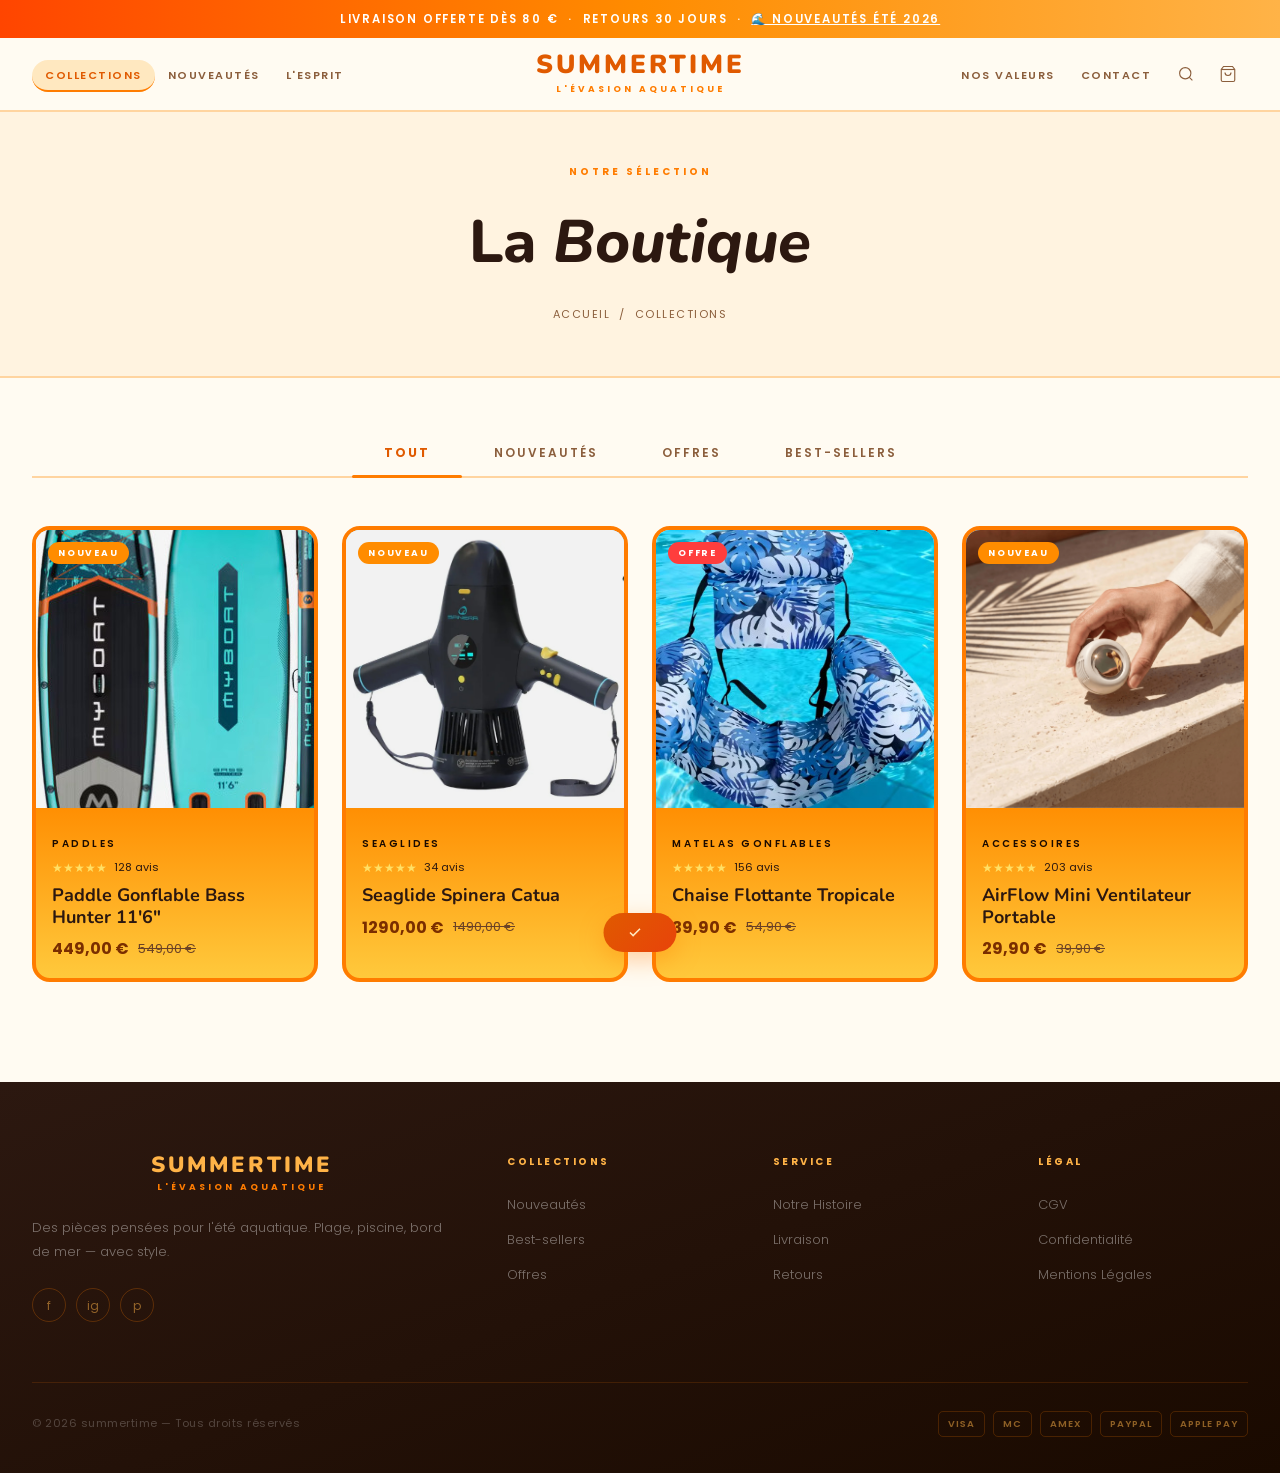
<file: boutique.html>
<!DOCTYPE html>
<html lang="fr">
<head>
<meta charset="UTF-8"><meta name="viewport" content="width=device-width,initial-scale=1.0">
<title>Boutique — summertime</title>
<link rel="preconnect" href="https://fonts.googleapis.com">
<link href="https://fonts.googleapis.com/css2?family=Nunito:wght@400;600;700;800;900&family=Poppins:wght@300;400;500;600&display=swap" rel="stylesheet">
<style>
:root{--cream:#FFF3E0;--ivory:#FFFBF2;--gold:#FF7C00;--gold-lt:#FFB347;--gold-dk:#E05A00;--charcoal:#2C1810;--stone:#8B5E3C;--pebble:#C49A6C;--blush:#FFE8C0;--border:#FFD4A0;--ocean:#E8430A;--teal:#FF8C00;--coral:#FF3D3D;--sand:#FFE4B5;--radius:10px;--t:.28s cubic-bezier(.4,0,.2,1);--max:1360px;
--palm:url("data:image/svg+xml,%3Csvg xmlns='http://www.w3.org/2000/svg' width='180' height='180' viewBox='0 0 180 180'%3E%3Cg opacity='.12' stroke='%23C47800' stroke-width='2.5' fill='none' stroke-linecap='round'%3E%3Cpath d='M95 165 Q98 138 100 108'/%3E%3Cpath d='M100 108 Q70 72 32 66'/%3E%3Cpath d='M100 108 Q118 65 148 52'/%3E%3Cpath d='M100 108 Q88 68 74 35'/%3E%3Cpath d='M100 108 Q128 82 158 88'/%3E%3Cpath d='M100 108 Q62 90 22 95'/%3E%3Ccircle cx='100' cy='107' r='4' fill='%23C47800'/%3E%3C/g%3E%3C/svg%3E");}
*,*::before,*::after{box-sizing:border-box;margin:0;padding:0}
html{scroll-behavior:smooth;font-size:15px}
body{font-family:'Poppins',sans-serif;background:var(--ivory);color:var(--charcoal);-webkit-font-smoothing:antialiased;line-height:1.6}

/* ANNOUNCE */
.announce{background:linear-gradient(90deg,#FF4500,#FF8C00,#FFB347);color:#fff;text-align:center;padding:10px 24px;font-size:11.5px;letter-spacing:1.8px;text-transform:uppercase;font-weight:600}
.announce a{color:#fff;text-decoration:underline}

/* HEADER */
.site-header{position:sticky;top:0;z-index:100;background:rgba(255,251,242,.97);backdrop-filter:blur(14px);border-bottom:2px solid var(--border);transition:box-shadow var(--t)}
.site-header.scrolled{box-shadow:0 2px 24px rgba(255,124,0,.13)}
.header-inner{max-width:var(--max);margin:0 auto;display:grid;grid-template-columns:1fr auto 1fr;align-items:center;padding:0 32px;height:72px}
.nav-left,.nav-right{display:flex;align-items:center;gap:2px}
.nav-right{justify-content:flex-end}
.site-nav a{font-size:11px;letter-spacing:1.5px;text-transform:uppercase;color:var(--stone);text-decoration:none;font-weight:600;padding:7px 13px;border-radius:20px;transition:color var(--t),background var(--t)}
.site-nav a:hover,.site-nav a.active{color:var(--gold-dk);background:var(--blush)}
.site-nav a.active{border-bottom:2px solid var(--gold)}
.logo{text-align:center;text-decoration:none;color:var(--charcoal);display:block}
.logo-main{font-family:'Nunito',sans-serif;font-size:26px;font-weight:900;letter-spacing:3px;text-transform:uppercase;display:block;line-height:1;color:var(--gold-dk)}
.logo-sub{font-size:9px;letter-spacing:3px;text-transform:uppercase;color:var(--gold);font-weight:700;display:block;margin-top:4px}
.header-actions{display:flex;align-items:center;gap:2px}
.btn-icon{width:40px;height:40px;border:none;background:none;border-radius:20px;cursor:pointer;display:flex;align-items:center;justify-content:center;color:var(--stone);position:relative;transition:color var(--t),background var(--t)}
.btn-icon:hover{color:var(--gold-dk);background:var(--blush)}
.btn-icon svg{width:18px;height:18px;stroke-width:1.5}
.cart-badge{position:absolute;top:6px;right:6px;width:16px;height:16px;border-radius:50%;background:var(--coral);color:#fff;font-size:9px;font-weight:700;display:flex;align-items:center;justify-content:center;opacity:0;transform:scale(0);transition:all .2s cubic-bezier(.34,1.56,.64,1)}
.cart-badge.visible{opacity:1;transform:scale(1)}
.hamburger{display:none}

/* PAGE HERO */
.page-hero{background:var(--cream);border-bottom:2px solid var(--border);padding:52px 32px;text-align:center}
.label{font-size:10px;letter-spacing:3px;text-transform:uppercase;color:var(--gold);font-weight:700;margin-bottom:14px;display:block}
.page-hero h1{font-family:'Nunito',sans-serif;font-size:clamp(36px,5vw,60px);font-weight:800}
.page-hero h1 em{font-style:italic}
.breadcrumb{margin-top:16px;font-size:11px;letter-spacing:1.5px;text-transform:uppercase;color:var(--stone)}
.breadcrumb a{color:var(--stone);text-decoration:none}
.breadcrumb a:hover{color:var(--gold)}

/* FILTERS */
.shop-wrap{max-width:var(--max);margin:0 auto;padding:0 32px 100px}
.filters{display:flex;justify-content:center;gap:0;border-bottom:2px solid var(--border);margin:52px 0 48px}
.f-btn{padding:14px 32px;border:none;background:none;font-size:12px;letter-spacing:2px;text-transform:uppercase;color:var(--stone);cursor:pointer;font-weight:600;font-family:'Poppins',sans-serif;position:relative;transition:color var(--t)}
.f-btn::after{content:'';position:absolute;bottom:-2px;left:0;right:0;height:3px;background:var(--gold);border-radius:2px;transform:scaleX(0);transition:transform var(--t)}
.f-btn:hover{color:var(--gold-dk)}
.f-btn.active{color:var(--gold-dk);font-weight:700}
.f-btn.active::after{transform:scaleX(1)}

/* GRID */
.prod-grid{display:grid;grid-template-columns:repeat(4,1fr);gap:32px 24px}
.prod-card{cursor:pointer;background:linear-gradient(180deg,#1FA9E0 0%,#1FA9E0 14%,#FF8C00 60%,#FFC93C 100%);border-radius:18px;padding:0;border:4px solid #FF7C00;overflow:hidden;transition:box-shadow var(--t),transform var(--t)}
.prod-card>.p-cat,.prod-card>.p-rating,.prod-card>.p-name,.prod-card>.p-price{padding-left:16px;padding-right:16px}
.prod-card>.p-cat{padding-top:14px}
.prod-card>.p-price{padding-bottom:16px}
.prod-card .p-cat{color:#1A0A00}.prod-card .revs{color:#2C1810}.prod-card .p-name{color:#2C1810}.prod-card .price-c{color:#7A2E00}.prod-card .price-o{color:#6B4226}.prod-card .stars{color:#FFE066}
.prod-card:hover{box-shadow:0 8px 32px rgba(255,124,0,.18);transform:translateY(-3px)}
.prod-card:hover .prod-img-in{transform:scale(1.05)}
.prod-card:hover .prod-over{opacity:1}
.prod-img{position:relative;aspect-ratio:1/1;overflow:hidden;margin-bottom:14px;background:#fff}
.prod-img-in{position:absolute;inset:0;overflow:hidden;transition:transform .55s cubic-bezier(.4,0,.2,1)}
.prod-img-in img{width:100%;height:100%;object-fit:cover;display:block}
.prod-over{position:absolute;inset:0;background:rgba(44,24,16,.25);opacity:0;transition:opacity var(--t);display:flex;align-items:flex-end;padding:16px}
.prod-quick{width:100%;padding:13px;background:var(--ivory);border:none;font-size:11px;letter-spacing:2px;text-transform:uppercase;font-weight:600;cursor:pointer;color:var(--charcoal);transition:all var(--t);font-family:'Poppins',sans-serif;border-radius:30px}
.prod-quick:hover{background:var(--gold);color:#fff}
.p-badge{position:absolute;top:12px;left:12px;padding:4px 10px;font-size:9px;letter-spacing:1.8px;text-transform:uppercase;font-weight:700;border-radius:20px}
.badge-new{background:var(--teal);color:#fff}
.badge-sale{background:var(--coral);color:#fff}
.p-cat{font-size:10px;letter-spacing:2.5px;text-transform:uppercase;color:var(--gold);font-weight:600;margin-bottom:6px}
.p-name{font-family:'Nunito',sans-serif;font-size:18px;font-weight:700;color:var(--charcoal);margin-bottom:8px;line-height:1.2}
.p-rating{display:flex;align-items:center;gap:7px;margin-bottom:8px}
.stars{color:var(--gold);font-size:12px}
.revs{font-size:11px;color:var(--pebble)}
.p-price{display:flex;align-items:center;gap:9px}
.price-c{font-size:16px;font-weight:700;color:var(--gold-dk)}
.price-o{font-size:13px;color:var(--pebble);text-decoration:line-through}

/* CART DRAWER */
.overlay{position:fixed;inset:0;background:rgba(44,24,16,.5);z-index:199;opacity:0;pointer-events:none;transition:opacity var(--t);backdrop-filter:blur(3px)}
.overlay.open{opacity:1;pointer-events:all}
.cart-drawer{position:fixed;top:0;right:0;bottom:0;width:440px;max-width:100vw;background:var(--ivory);z-index:200;display:flex;flex-direction:column;transform:translateX(100%);transition:transform .32s cubic-bezier(.4,0,.2,1);border-left:3px solid var(--border)}
.cart-drawer.open{transform:translateX(0)}
.cart-head{padding:26px 28px 18px;border-bottom:2px solid var(--border);display:flex;justify-content:space-between;align-items:center;background:var(--cream)}
.cart-head h3{font-family:'Nunito',sans-serif;font-size:22px;font-weight:800;color:var(--gold-dk)}
.cart-close{width:34px;height:34px;border:2px solid var(--border);background:none;cursor:pointer;font-size:15px;color:var(--stone);border-radius:50%;display:flex;align-items:center;justify-content:center;transition:all var(--t)}
.cart-close:hover{border-color:var(--coral);color:var(--coral)}
.cart-body{flex:1;overflow-y:auto;padding:22px 28px}
.cart-empty{display:flex;flex-direction:column;align-items:center;justify-content:center;height:100%;gap:14px;color:var(--pebble);text-align:center}
.cart-empty svg{width:42px;height:42px;opacity:.3;stroke-width:1}
.cart-empty p{font-size:13px;font-weight:500}
.cart-items{display:flex;flex-direction:column;gap:18px}
.cart-item{display:grid;grid-template-columns:78px 1fr auto;gap:12px;align-items:start;padding-bottom:18px;border-bottom:1px solid var(--border)}
.cart-item:last-child{border-bottom:none}
.ci-img{width:80px;height:80px;border-radius:12px;flex-shrink:0;border:3px solid var(--gold-lt);overflow:hidden;background:var(--cream);position:relative}
.ci-img img{width:100%;height:100%;object-fit:cover;display:block}
.ci-name{font-size:13px;font-weight:600;margin-bottom:3px}
.ci-price{font-size:12px;color:var(--gold-dk);font-weight:600;margin-bottom:10px}
.ci-qty{display:flex;align-items:center;gap:9px}
.qty-btn{width:26px;height:26px;border:2px solid var(--border);background:none;cursor:pointer;font-size:14px;display:flex;align-items:center;justify-content:center;color:var(--stone);transition:all var(--t);border-radius:50%}
.qty-btn:hover{border-color:var(--gold);color:var(--gold);background:var(--blush)}
.qty-val{font-size:13px;font-weight:700;min-width:18px;text-align:center}
.ci-remove{background:none;border:none;cursor:pointer;color:var(--pebble);font-size:15px;padding:4px;transition:color var(--t)}
.ci-remove:hover{color:var(--coral)}
.cart-foot{padding:18px 28px 26px;border-top:2px solid var(--border);background:var(--cream)}
.cart-sub{display:flex;justify-content:space-between;align-items:baseline;margin-bottom:8px}
.cart-sub span{font-size:11px;letter-spacing:1px;text-transform:uppercase;color:var(--stone);font-weight:600}
.cart-sub strong{font-family:'Nunito',sans-serif;font-size:26px;font-weight:800;color:var(--gold-dk)}
.cart-note{font-size:11px;color:var(--pebble);margin-bottom:18px}
.btn-checkout{width:100%;padding:15px;background:linear-gradient(135deg,var(--gold),var(--ocean));color:#fff;border:none;font-size:11px;letter-spacing:2px;text-transform:uppercase;font-weight:700;cursor:pointer;transition:all var(--t);font-family:'Poppins',sans-serif;border-radius:30px}
.btn-checkout:hover{transform:translateY(-1px);box-shadow:0 6px 20px rgba(255,124,0,.4)}

/* TOAST */
.toast{position:fixed;bottom:28px;left:50%;transform:translateX(-50%) translateY(80px);background:linear-gradient(135deg,var(--gold-dk),var(--ocean));color:#fff;padding:12px 24px;font-size:12px;z-index:300;display:flex;align-items:center;gap:10px;transition:transform .3s cubic-bezier(.34,1.56,.64,1);white-space:nowrap;box-shadow:0 8px 24px rgba(255,124,0,.35);border-radius:30px;font-weight:600}
.toast.show{transform:translateX(-50%) translateY(0)}
.toast svg{width:15px;height:15px;color:#FFE8C0;flex-shrink:0}

/* FOOTER */
.site-footer{background:linear-gradient(160deg,#2C1810,#1A0A00);color:#fff;padding:72px 32px 36px}
.footer-inner{max-width:var(--max);margin:0 auto}
.footer-grid{display:grid;grid-template-columns:2fr 1fr 1fr 1fr;gap:56px;margin-bottom:60px}
.footer-brand .logo-main{color:var(--gold-lt);font-size:22px;letter-spacing:3px}
.footer-brand p{color:rgba(255,255,255,.4);font-size:13px;margin-top:22px;line-height:1.85;font-weight:300}
.footer-socials{display:flex;gap:10px;margin-top:24px}
.footer-social{width:34px;height:34px;border:1px solid rgba(255,124,0,.25);border-radius:50%;display:flex;align-items:center;justify-content:center;color:rgba(255,179,71,.5);font-size:12px;text-decoration:none;transition:all var(--t)}
.footer-social:hover{border-color:var(--gold);color:var(--gold)}
.footer-col h5{font-size:10px;letter-spacing:2.5px;text-transform:uppercase;color:var(--gold-lt);font-weight:700;margin-bottom:22px}
.footer-col ul{list-style:none;display:flex;flex-direction:column;gap:11px}
.footer-col ul a{color:rgba(255,255,255,.4);font-size:13px;text-decoration:none;font-weight:300;transition:color var(--t)}
.footer-col ul a:hover{color:var(--gold-lt)}
.footer-bottom{border-top:1px solid rgba(255,124,0,.15);padding-top:28px;display:flex;justify-content:space-between;align-items:center;flex-wrap:wrap;gap:14px}
.footer-bottom p{font-size:11px;color:rgba(255,255,255,.22);letter-spacing:.5px}
.pay-row{display:flex;gap:8px}
.pay-chip{padding:4px 9px;border:1px solid rgba(255,124,0,.2);border-radius:5px;font-size:9.5px;color:rgba(255,179,71,.5);letter-spacing:1px;font-weight:600}

@media(max-width:1024px){.prod-grid{grid-template-columns:repeat(2,1fr)}.footer-grid{grid-template-columns:1fr 1fr;gap:36px}}
@media(max-width:768px){.header-inner{grid-template-columns:auto 1fr auto;padding:0 16px}.nav-left{display:none}.hamburger{display:flex}.logo-main{font-size:20px;letter-spacing:2px}.footer-grid{grid-template-columns:1fr;gap:28px}.cart-drawer{width:100vw}}
@media(max-width:640px){
  .shop-wrap{padding:0 0 72px}
  .filters{overflow-x:auto;justify-content:flex-start;padding:0 16px}
  .f-btn{padding:12px 18px;white-space:nowrap}
  .page-hero{padding:36px 16px}
  .prod-grid{display:flex;overflow-x:auto;scroll-snap-type:x mandatory;-webkit-overflow-scrolling:touch;gap:12px;padding:0 16px 16px;max-width:none;margin:0}
  .prod-grid .prod-card{flex:0 0 72vw;scroll-snap-align:start}
}
</style>
</head>
<body>

<div class="announce">Livraison offerte dès 80 € &nbsp;·&nbsp; Retours 30 jours &nbsp;·&nbsp; <a href="#">🌊 Nouveautés Été 2026</a></div>

<header class="site-header" id="main-header">
  <div class="header-inner">
    <div class="nav-left"><nav class="site-nav"><a href="boutique.html" class="active">Collections</a><a href="boutique.html?filter=nouveautes">Nouveautés</a><a href="contact.html">L'Esprit</a></nav></div>
    <a href="index.html" class="logo"><span class="logo-main">summertime</span><span class="logo-sub">L'Évasion Aquatique</span></a>
    <div class="nav-right"><nav class="site-nav"><a href="contact.html">Nos Valeurs</a><a href="contact.html">Contact</a></nav>
      <div class="header-actions">
        <button class="btn-icon" onclick="openSearch()"><svg viewBox="0 0 24 24" fill="none" stroke="currentColor"><circle cx="11" cy="11" r="7.5"/><path d="M20.5 20.5l-4-4"/></svg></button>
        <button class="btn-icon" onclick="openCart()"><svg viewBox="0 0 24 24" fill="none" stroke="currentColor"><path d="M6 2L3 6v14a2 2 0 002 2h14a2 2 0 002-2V6l-3-4z"/><line x1="3" y1="6" x2="21" y2="6"/><path d="M16 10a4 4 0 01-8 0"/></svg><span class="cart-badge" id="cart-badge"></span></button>
        <button class="btn-icon hamburger" onclick="toggleMenu()"><svg viewBox="0 0 24 24" fill="none" stroke="currentColor"><line x1="4" y1="7" x2="20" y2="7"/><line x1="4" y1="12" x2="20" y2="12"/><line x1="4" y1="17" x2="20" y2="17"/></svg></button>
      </div>
    </div>
  </div>
</header>

<div class="page-hero">
  <span class="label">Notre Sélection</span>
  <h1>La <em>Boutique</em></h1>
  <div class="breadcrumb"><a href="index.html">Accueil</a> &nbsp;/&nbsp; Collections</div>
</div>

<div class="shop-wrap">
  <div class="filters">
    <button class="f-btn active" data-filter="all">Tout</button>
    <button class="f-btn" data-filter="nouveautes">Nouveautés</button>
    <button class="f-btn" data-filter="promo">Offres</button>
    <button class="f-btn" data-filter="populaire">Best-sellers</button>
  </div>
  <div class="prod-grid" id="prod-grid"></div>
</div>

<footer class="site-footer"><div class="footer-inner">
  <div class="footer-grid">
    <div class="footer-brand"><a href="index.html" class="logo"><span class="logo-main">summertime</span><span class="logo-sub">L'Évasion Aquatique</span></a><p>Des pièces pensées pour l'été aquatique. Plage, piscine, bord de mer — avec style.</p><div class="footer-socials"><a href="#" class="footer-social">f</a><a href="#" class="footer-social">ig</a><a href="#" class="footer-social">p</a></div></div>
    <div class="footer-col"><h5>Collections</h5><ul><li><a href="boutique.html?filter=nouveautes">Nouveautés</a></li><li><a href="boutique.html?filter=populaire">Best-sellers</a></li><li><a href="boutique.html">Offres</a></li></ul></div>
    <div class="footer-col"><h5>Service</h5><ul><li><a href="contact.html">Notre Histoire</a></li><li><a href="contact.html">Livraison</a></li><li><a href="contact.html">Retours</a></li></ul></div>
    <div class="footer-col"><h5>Légal</h5><ul><li><a href="#">CGV</a></li><li><a href="#">Confidentialité</a></li><li><a href="#">Mentions Légales</a></li></ul></div>
  </div>
  <div class="footer-bottom"><p>© 2026 summertime — Tous droits réservés</p><div class="pay-row"><span class="pay-chip">VISA</span><span class="pay-chip">MC</span><span class="pay-chip">AMEX</span><span class="pay-chip">PAYPAL</span><span class="pay-chip">APPLE PAY</span></div></div>
</div></footer>

<div class="overlay" id="overlay" onclick="closeCart()"></div>
<div class="cart-drawer" id="cart-drawer">
  <div class="cart-head"><h3>Mon Panier <span id="cart-label" style="font-family:'Poppins';font-size:13px;color:var(--stone);font-weight:400"></span></h3><button class="cart-close" onclick="closeCart()">✕</button></div>
  <div class="cart-body" id="cart-body"></div>
  <div class="cart-foot" id="cart-foot" style="display:none">
    <div class="cart-sub"><span>Sous-total</span><strong id="cart-total"></strong></div>
    <p class="cart-note">Livraison calculée à l'étape suivante</p>
    <button class="btn-checkout" onclick="window.location='panier.html'">Finaliser la commande</button>
  </div>
</div>
<div class="toast" id="toast"><svg viewBox="0 0 24 24" fill="none" stroke="currentColor" stroke-width="2.5"><polyline points="20 6 9 17 4 12"/></svg><span id="toast-msg"></span></div>

<script>
// ── PRODUITS ──
const PRODUCTS = [
  {id:1,name:"Paddle Gonflable Bass Hunter 11'6\"",category:"Paddles",price:449.00,original:549.00,badge:"new",emoji:"🏄",img:"paddle-1.jpg.jpg",images:["paddle-1.jpg.jpg","paddle-2.jpg.jpg","paddle-3.jpg.jpg"],stars:4.9,reviews:128,desc:"Stand Up Paddle gonflable ultra-stable 11'6\". Supporte jusqu'à 195 kg. Idéal rivière, lac et mer.",details:"Dimensions : 350×86×15 cm. Poids max : 195 kg. Pression : 12–15 PSI.",filter:["all","nouveautes","populaire","promo"]},
  {id:2,name:"Seaglide Spinera Catua",category:"Seaglides",price:1290.00,original:1490.00,badge:"new",emoji:"🤿",img:"seaglide-1.jpg.jpg",images:["seaglide-1.jpg.jpg","seaglide-2.jpg.jpg","seaglide-3.jpg.jpg"],stars:4.9,reviews:34,desc:"Scooter sous-marin connecté Spinera. 3 vitesses, écran LED.",details:"Moteur 3 vitesses. Fixation paddle/kayak. Étanche eau douce et salée.",filter:["all","nouveautes","populaire","promo"]},
  {id:3,name:"Chaise Flottante Tropicale",category:"Matelas Gonflables",price:39.90,original:54.90,badge:"sale",emoji:"🪑",img:"chaise-1.jpg.jpg",images:["chaise-1.jpg.jpg","chaise-2.jpg.jpg","chaise-3.jpg.jpg"],stars:4.8,reviews:156,desc:"Chaise longue gonflable flottante avec dossier. Motif tropical bleu.",details:"Dimensions : 76×41×61 cm. Capacité max : 100 kg. Idéale piscine.",filter:["all","nouveautes","populaire","promo"]},
  {id:4,name:"AirFlow Mini Ventilateur Portable",category:"Accessoires",price:29.90,original:39.90,badge:"new",emoji:"💨",img:"airflow-1.jpg.jpg",images:["airflow-1.jpg.jpg","airflow-2.jpg.jpg","airflow-3.jpg.jpg"],stars:4.9,reviews:203,desc:"Mini ventilateur portable AirFlow. Design premium, turbine dorée silencieuse.",details:"3 vitesses. Batterie USB-C (autonomie 8h). Ultra-compact.",filter:["all","nouveautes","populaire","promo"]}
];

// ── PANIER ──
function fmt(n){return n.toFixed(2).replace('.',',');}
let cart = JSON.parse(localStorage.getItem('__aqz_cart')||'[]');

function saveCart(){
  localStorage.setItem('__aqz_cart',JSON.stringify(cart));
  renderCart();
}

function cartCount(){return cart.reduce((s,i)=>s+i.qty,0);}
function cartSubtotal(){return cart.reduce((s,i)=>s+i.price*i.qty,0);}

function addToCart(id){
  const p=PRODUCTS.find(x=>x.id===id); if(!p)return;
  const ex=cart.find(x=>x.id===id);
  if(ex)ex.qty++;
  else cart.push({id,name:p.name,price:p.price,emoji:p.emoji,img:p.img,qty:1});
  saveCart();
  showToast('"'+p.name+'" ajouté au panier');
}

function cQty(id,d){
  const i=cart.find(x=>x.id===id); if(!i)return;
  i.qty+=d;
  if(i.qty<=0)cart=cart.filter(x=>x.id!==id);
  saveCart();
}

function cRemove(id){cart=cart.filter(x=>x.id!==id);saveCart();}

function renderCart(){
  const n=cartCount();
  const badge=document.getElementById('cart-badge');
  const lbl=document.getElementById('cart-label');
  if(badge){if(n>0){badge.textContent=n;badge.classList.add('visible');}else badge.classList.remove('visible');}
  if(lbl) lbl.textContent=n>0?'('+n+')':'';
  const body=document.getElementById('cart-body');
  const foot=document.getElementById('cart-foot');
  if(!body)return;
  if(!cart.length){
    body.innerHTML='<div class="cart-empty"><svg viewBox="0 0 24 24" fill="none" stroke="currentColor"><path d="M6 2L3 6v14a2 2 0 002 2h14a2 2 0 002-2V6l-3-4z"/><line x1="3" y1="6" x2="21" y2="6"/><path d="M16 10a4 4 0 01-8 0"/></svg><p>Votre panier est vide</p></div>';
    if(foot)foot.style.display='none';return;
  }
  if(foot)foot.style.display='block';
  body.innerHTML='<div class="cart-items">'+cart.map(i=>`
    <div class="cart-item">
      <div class="ci-img">${(()=>{const p=PRODUCTS.find(x=>x.id===i.id);const src=i.img||(p&&p.img);return src?`<img src="${src}" alt="${i.name}">`:''})()}</div>
      <div><div class="ci-name">${i.name}</div><div class="ci-price">${fmt(i.price)} €</div>
        <div class="ci-qty"><button class="qty-btn" onclick="cQty(${i.id},-1)">−</button><span class="qty-val">${i.qty}</span><button class="qty-btn" onclick="cQty(${i.id},1)">+</button></div>
      </div>
      <button class="ci-remove" onclick="cRemove(${i.id})">✕</button>
    </div>`).join('')+'</div>';
  const tot=document.getElementById('cart-total');
  if(tot)tot.textContent=fmt(cartSubtotal())+' €';
}

function openCart(){
  document.getElementById('overlay').classList.add('open');
  document.getElementById('cart-drawer').classList.add('open');
  document.body.style.overflow='hidden';
}
function closeCart(){
  document.getElementById('overlay').classList.remove('open');
  document.getElementById('cart-drawer').classList.remove('open');
  document.body.style.overflow='';
}

let _tt;
function showToast(msg){
  const el=document.getElementById('toast');
  document.getElementById('toast-msg').textContent=msg;
  el.classList.add('show');
  clearTimeout(_tt);
  _tt=setTimeout(()=>el.classList.remove('show'),2800);
}

function openSearch(){showToast('Recherche disponible bientôt !');}
function toggleMenu(){
  const nav=document.querySelector('.nav-left');
  if(!nav)return;
  if(nav.style.display==='flex'){nav.style.display='';}
  else{nav.style.cssText='display:flex;flex-direction:column;position:absolute;top:72px;left:0;right:0;background:var(--ivory);padding:20px 24px;border-bottom:2px solid var(--border);gap:4px;z-index:99;';}
}

// ── PRODUITS GRID ──
function starsHTML(n){return'★'.repeat(Math.round(n));}

function renderProducts(filter){
  const list = filter==='all' ? PRODUCTS : PRODUCTS.filter(p=>p.filter.includes(filter));
  const grid = document.getElementById('prod-grid');
  if(!list.length){
    grid.innerHTML='<div style="text-align:center;padding:80px 0;color:var(--stone);grid-column:1/-1"><p>Aucun produit dans cette sélection.</p></div>';
    return;
  }
  grid.innerHTML = list.map(p=>`
  <div class="prod-card" onclick="window.location='produit.html?id=${p.id}'">
    <div class="prod-img">
      <div class="prod-img-in"><img src="${p.img}" alt="${p.name}" style="position:absolute;inset:0;width:100%;height:100%;object-fit:cover" onerror="this.style.display='none'"></div>
      ${p.badge?`<span class="p-badge badge-${p.badge}">${p.badge==='new'?'Nouveau':'Offre'}</span>`:''}
      <div class="prod-over"><button class="prod-quick" onclick="event.stopPropagation();addToCart(${p.id})">Ajouter au panier</button></div>
    </div>
    <div class="p-cat">${p.category}</div>
    <div class="p-rating"><span class="stars">${starsHTML(p.stars)}</span><span class="revs">${p.reviews} avis</span></div>
    <div class="p-name">${p.name}</div>
    <div class="p-price"><span class="price-c">${fmt(p.price)} €</span>${p.original?`<span class="price-o">${fmt(p.original)} €</span>`:''}</div>
  </div>`).join('');
}

// ── FILTRES CLIQUABLES ──
document.querySelectorAll('.f-btn').forEach(btn=>{
  btn.addEventListener('click',function(){
    document.querySelectorAll('.f-btn').forEach(b=>b.classList.remove('active'));
    this.classList.add('active');
    renderProducts(this.dataset.filter);
  });
});

// ── INIT ──
const _urlF = new URLSearchParams(location.search).get('filter');
if(_urlF){
  const _b = document.querySelector('.f-btn[data-filter="'+_urlF+'"]');
  if(_b){document.querySelectorAll('.f-btn').forEach(b=>b.classList.remove('active'));_b.classList.add('active');}
  renderProducts(_urlF||'all');
} else {
  renderProducts('all');
}

renderCart();

window.addEventListener('scroll',()=>{
  document.getElementById('main-header').classList.toggle('scrolled',scrollY>60);
});
</script>
</body>
</html>
</file>
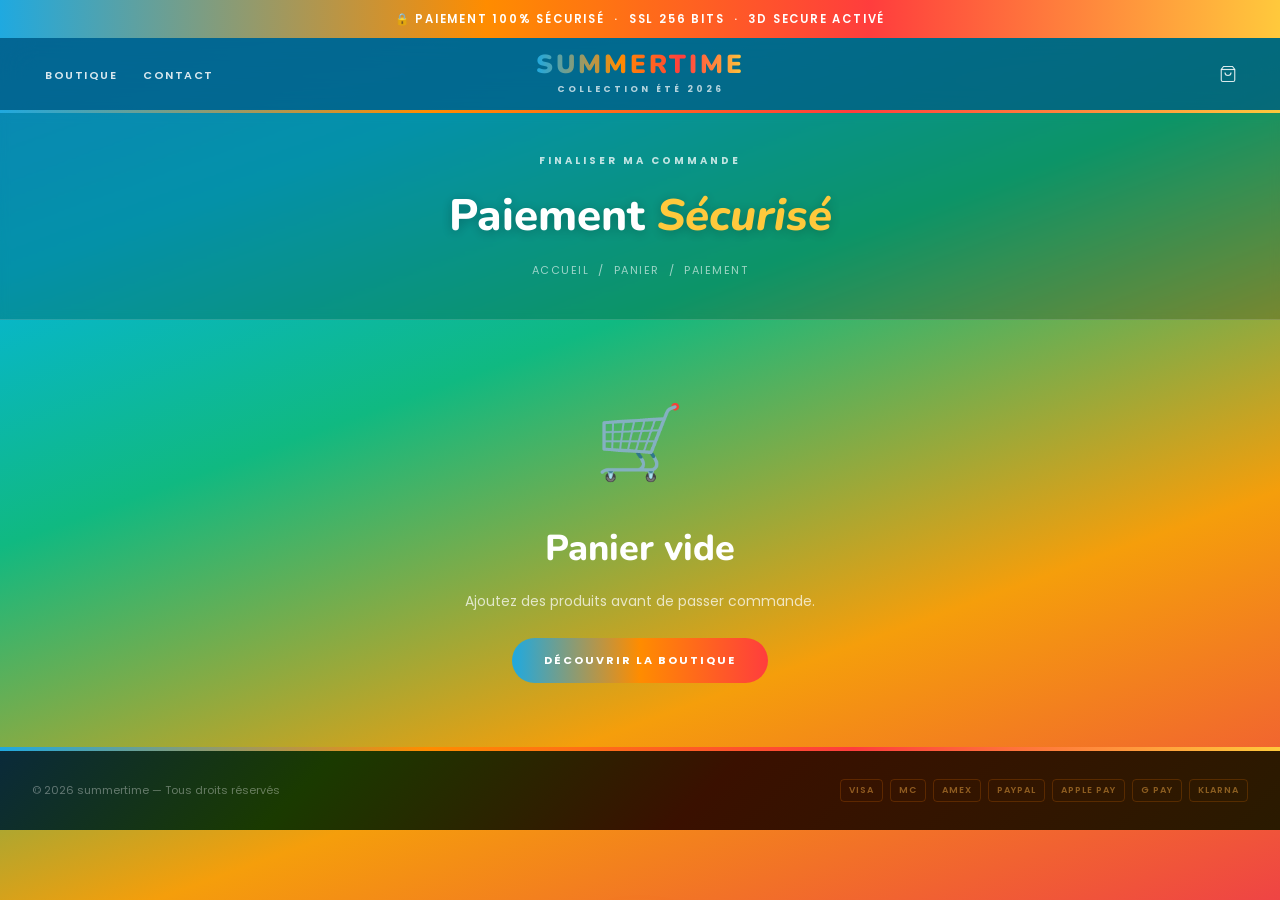
<file: paiement.html>
<!DOCTYPE html>
<html lang="fr">
<head>
<meta charset="UTF-8"><meta name="viewport" content="width=device-width,initial-scale=1.0">
<title>Paiement Sécurisé — summertime</title>
<link rel="preconnect" href="https://fonts.googleapis.com">
<link href="https://fonts.googleapis.com/css2?family=Nunito:wght@400;600;700;800;900&family=Poppins:wght@300;400;500;600&display=swap" rel="stylesheet">
<style>
*,*::before,*::after{box-sizing:border-box;margin:0;padding:0}
:root{
  --gold:#FF7C00;--gold-lt:#FFB347;--gold-dk:#E05A00;
  --coral:#FF3D3D;--blue:#1FA9E0;--yellow:#FFC93C;
  --radius:10px;--t:.28s cubic-bezier(.4,0,.2,1);--max:1360px;
  --err:#ff6b6b;--ok:#4ade80;
}
html{scroll-behavior:smooth;font-size:15px}
body{font-family:'Poppins',sans-serif;background:linear-gradient(160deg,#0ea5e9 0%,#06b6d4 20%,#10b981 40%,#f59e0b 70%,#ef4444 100%);background-attachment:fixed;color:#fff;-webkit-font-smoothing:antialiased;line-height:1.6;min-height:100vh}

/* BANDEAU */
.announce{background:linear-gradient(90deg,#1FA9E0 0%,#FF8C00 38%,#FF3D3D 68%,#FFC93C 100%);color:#fff;text-align:center;padding:10px 24px;font-size:11.5px;letter-spacing:1.8px;text-transform:uppercase;font-weight:600}

/* HEADER */
.site-header{position:sticky;top:0;z-index:100;background:rgba(0,80,120,.75);backdrop-filter:blur(16px);border-bottom:3px solid transparent;border-image:linear-gradient(90deg,#1FA9E0,#FF8C00,#FF3D3D,#FFC93C) 1;transition:box-shadow var(--t)}
.site-header.scrolled{box-shadow:0 2px 24px rgba(0,0,0,.25)}
.header-inner{max-width:var(--max);margin:0 auto;display:grid;grid-template-columns:1fr auto 1fr;align-items:center;padding:0 32px;height:72px}
.nav-left,.nav-right{display:flex;align-items:center;gap:2px}
.nav-right{justify-content:flex-end}
.site-nav a{font-size:11px;letter-spacing:1.5px;text-transform:uppercase;color:rgba(255,255,255,.85);text-decoration:none;font-weight:600;padding:7px 13px;border-radius:20px;transition:color var(--t),background var(--t)}
.site-nav a:hover{color:#fff;background:rgba(255,255,255,.15)}
.logo{text-align:center;text-decoration:none;display:block}
.logo-main{font-family:'Nunito',sans-serif;font-size:26px;font-weight:900;letter-spacing:3px;text-transform:uppercase;display:block;line-height:1;background:linear-gradient(90deg,#1FA9E0 0%,#FF8C00 40%,#FF3D3D 70%,#FFC93C 100%);-webkit-background-clip:text;background-clip:text;-webkit-text-fill-color:transparent}
.logo-sub{font-size:9px;letter-spacing:3px;text-transform:uppercase;color:rgba(255,255,255,.7);font-weight:700;display:block;margin-top:4px}
.header-actions{display:flex;align-items:center;gap:2px}
.btn-icon{width:40px;height:40px;border:none;background:none;border-radius:20px;cursor:pointer;display:flex;align-items:center;justify-content:center;color:rgba(255,255,255,.85);position:relative;transition:color var(--t),background var(--t)}
.btn-icon:hover{color:#fff;background:rgba(255,255,255,.15)}
.btn-icon svg{width:18px;height:18px;stroke-width:1.5}
.cart-badge{position:absolute;top:6px;right:6px;width:16px;height:16px;border-radius:50%;background:var(--coral);color:#fff;font-size:9px;font-weight:700;display:flex;align-items:center;justify-content:center;opacity:0;transform:scale(0);transition:all .2s cubic-bezier(.34,1.56,.64,1)}
.cart-badge.visible{opacity:1;transform:scale(1)}
.hamburger{display:none}

/* HERO */
.page-hero{background:rgba(0,0,0,.2);backdrop-filter:blur(4px);border-bottom:1px solid rgba(255,255,255,.15);padding:40px 32px;text-align:center}
.label{font-size:10px;letter-spacing:3px;text-transform:uppercase;color:rgba(255,255,255,.75);font-weight:700;margin-bottom:12px;display:block}
.page-hero h1{font-family:'Nunito',sans-serif;font-size:clamp(28px,4vw,44px);font-weight:800;color:#fff;text-shadow:0 2px 12px rgba(0,0,0,.25)}
.page-hero h1 em{font-style:italic;color:#FFC93C}
.breadcrumb{margin-top:10px;font-size:11px;letter-spacing:1.5px;text-transform:uppercase;color:rgba(255,255,255,.6)}
.breadcrumb a{color:rgba(255,255,255,.6);text-decoration:none;transition:color var(--t)}
.breadcrumb a:hover{color:#FFC93C}

/* CHECKOUT LAYOUT */
.checkout-wrap{max-width:1080px;margin:0 auto;padding:40px 32px 80px;display:grid;grid-template-columns:1fr 340px;gap:44px;align-items:start}

/* STEPS */
.steps{display:flex;gap:0;margin-bottom:28px;border-bottom:1px solid rgba(255,255,255,.12)}
.step{padding:10px 16px;font-size:10px;letter-spacing:2px;text-transform:uppercase;color:rgba(255,255,255,.35);font-weight:500;position:relative;cursor:default;display:flex;align-items:center;gap:8px}
.step.active{color:#fff}
.step.active::after{content:'';position:absolute;bottom:-1px;left:0;right:0;height:2px;background:#FF8C00}
.step.done{color:#4ade80}
.step-num{width:20px;height:20px;border-radius:50%;border:1.5px solid currentColor;display:flex;align-items:center;justify-content:center;font-size:9px;font-weight:700;flex-shrink:0}
.step.done .step-num{background:#4ade80;border-color:#4ade80;color:#000}
.step.done .step-num::before{content:'✓'}
.step.done .step-label{display:none}

/* FORM SECTIONS */
.form-section{margin-bottom:24px;background:rgba(0,0,0,.18);border-radius:14px;padding:22px;border:1px solid rgba(255,255,255,.1)}
.form-section h3{font-family:'Nunito',sans-serif;font-size:17px;font-weight:700;margin-bottom:18px;color:#fff;display:flex;align-items:center;gap:10px}
.form-section h3 span{font-size:18px}
.form-row{display:grid;grid-template-columns:1fr 1fr;gap:12px;margin-bottom:12px}
.form-row.full{grid-template-columns:1fr}
.form-row.thirds{grid-template-columns:1fr 1fr 1fr}
.form-group{display:flex;flex-direction:column;gap:5px;position:relative}
.form-group label{font-size:10px;letter-spacing:1.5px;text-transform:uppercase;color:rgba(255,255,255,.6);font-weight:600}
.form-group input,.form-group select{padding:11px 38px 11px 14px;border:1.5px solid rgba(255,255,255,.18);border-radius:var(--radius);background:rgba(255,255,255,.08);font-size:13px;font-family:'Poppins',sans-serif;color:#fff;outline:none;transition:border-color .2s,background .2s}
.form-group input:focus,.form-group select:focus{border-color:#FFC93C;background:rgba(255,255,255,.13)}
.form-group input::placeholder{color:rgba(255,255,255,.3)}
.form-group select option{background:#004060;color:#fff}
.form-group input.valid{border-color:#4ade80}
.form-group input.invalid{border-color:#ff6b6b}
.field-icon{position:absolute;right:12px;bottom:11px;font-size:14px;pointer-events:none;display:none}
.form-group input.valid~.field-icon.ok,.form-group input.valid~.field-icon{display:none}
.field-ok{color:#4ade80}
.field-err{color:#ff6b6b}
.field-hint{font-size:10.5px;color:rgba(255,255,255,.45);margin-top:2px}
.field-error{font-size:10.5px;color:#ff6b6b;margin-top:2px;display:none}
.form-group input.invalid~.field-error{display:block}
.form-group input.invalid~.field-hint{display:none}

/* VALIDATION ICONS on right of input */
.input-wrap{position:relative}
.input-wrap input{padding-right:36px;width:100%}
.input-wrap .vi{position:absolute;right:11px;top:50%;transform:translateY(-50%);font-size:14px;display:none}
.input-wrap input.valid~.vi.ok{display:block;color:#4ade80}
.input-wrap input.invalid~.vi.err{display:block;color:#ff6b6b}

/* PAY METHODS */
.pay-methods{display:flex;flex-direction:column;gap:10px}
.pay-method{border:1.5px solid rgba(255,255,255,.15);border-radius:12px;overflow:hidden;transition:border-color var(--t),background var(--t);cursor:pointer;background:rgba(0,0,0,.1)}
.pay-method.selected{border-color:#FF8C00;background:rgba(255,140,0,.06)}
.pay-method-head{display:flex;align-items:center;gap:12px;padding:14px 16px}
.pay-method-head input[type=radio]{accent-color:#FF8C00;width:16px;height:16px;cursor:pointer;flex-shrink:0}
.pay-method-label{flex:1;font-size:13px;font-weight:500;color:#fff}
.pay-method-sublabel{font-size:10px;color:rgba(255,255,255,.45);display:block;margin-top:1px}
.pay-icons{display:flex;gap:5px;align-items:center;flex-wrap:wrap}
.pm-icon{height:22px;padding:2px 7px;border:1px solid rgba(255,255,255,.2);border-radius:4px;font-size:9px;font-weight:700;display:flex;align-items:center;background:rgba(255,255,255,.08);color:#fff;white-space:nowrap}
.pm-icon.visa{background:#1a1f71;color:#fff}
.pm-icon.mc{background:#eb001b;color:#fff}
.pm-icon.amex{background:#007bc1;color:#fff}
.pm-icon.pp{background:#003087;color:#fff}
.pm-icon.apple{background:#000;color:#fff}
.pm-icon.google{background:#fff;color:#4285f4}
.pm-icon.klarna{background:#ffb3c7;color:#000}
.pay-body{padding:0 16px 16px;display:none}
.pay-method.selected .pay-body{display:block}

/* STRIPE ELEMENTS */
.stripe-field{padding:12px 14px;border:1.5px solid rgba(255,255,255,.18);border-radius:var(--radius);background:rgba(255,255,255,.08);min-height:44px;transition:border-color .2s}
.stripe-field.StripeElement--focus{border-color:#FFC93C;background:rgba(255,255,255,.13)}
.stripe-field.StripeElement--invalid{border-color:#ff6b6b}
#card-errors{color:#ff6b6b;font-size:11.5px;margin-top:8px;min-height:16px;display:flex;align-items:center;gap:5px}

/* WALLET BUTTONS */
.wallet-btn{width:100%;padding:13px;border:none;border-radius:var(--radius);font-size:14px;font-weight:600;cursor:pointer;margin-bottom:8px;transition:opacity .2s,transform .1s}
.wallet-btn:hover{opacity:.88;transform:translateY(-1px)}
.apple-pay-btn{background:#000;color:#fff;letter-spacing:.5px}
.google-pay-btn{background:#fff;color:#333;border:1px solid #e0e0e0}
.wallet-note{font-size:11px;color:rgba(255,255,255,.45);text-align:center;margin-top:4px}

/* KLARNA */
.klarna-opts{display:flex;flex-direction:column;gap:8px;margin-bottom:12px}
.klarna-opt{padding:10px 12px;border:1px solid rgba(255,255,255,.15);border-radius:8px;font-size:12px;cursor:pointer;background:rgba(255,255,255,.05)}
.klarna-opt:hover{border-color:#FFB3C7;background:rgba(255,179,199,.08)}
.klarna-opt strong{color:#fff;display:block;margin-bottom:2px}
.klarna-opt span{color:rgba(255,255,255,.55)}

/* VIREMENT */
.bank-info{background:rgba(0,0,0,.25);border-radius:8px;padding:14px;font-size:12px;line-height:1.9;color:rgba(255,255,255,.75);border:1px solid rgba(255,255,255,.1)}
.bank-info strong{color:#FFC93C;display:block;margin-bottom:4px}

/* SUBMIT BUTTON */
.btn-pay{width:100%;padding:16px;background:linear-gradient(90deg,#1FA9E0 0%,#FF8C00 50%,#FF3D3D 100%);color:#fff;border:none;font-size:12px;letter-spacing:2.5px;text-transform:uppercase;font-weight:700;cursor:pointer;font-family:'Poppins',sans-serif;border-radius:30px;transition:all var(--t);margin-top:16px;display:flex;align-items:center;justify-content:center;gap:10px}
.btn-pay:hover:not(:disabled){transform:translateY(-1px);box-shadow:0 8px 24px rgba(255,124,0,.4)}
.btn-pay:disabled{opacity:.55;cursor:not-allowed;transform:none}
.btn-pay .lock{font-size:15px}
.btn-back{padding:11px 22px;font-size:10px;background:transparent;border:1px solid rgba(255,255,255,.2);color:rgba(255,255,255,.65);cursor:pointer;font-family:'Poppins',sans-serif;border-radius:30px;transition:all var(--t);letter-spacing:1.5px;text-transform:uppercase;margin-top:12px}
.btn-back:hover{border-color:#fff;color:#fff}

/* PROCESSING OVERLAY */
.processing{display:none;position:fixed;inset:0;background:rgba(0,0,0,.7);backdrop-filter:blur(8px);z-index:999;align-items:center;justify-content:center;flex-direction:column;gap:20px}
.processing.show{display:flex}
.spinner{width:48px;height:48px;border:3px solid rgba(255,255,255,.2);border-top-color:#FF8C00;border-radius:50%;animation:spin .8s linear infinite}
@keyframes spin{to{transform:rotate(360deg)}}
.processing p{font-size:14px;color:rgba(255,255,255,.8);letter-spacing:1px}

/* RECAP BOX */
.recap-box{position:sticky;top:88px;background:rgba(0,0,0,.28);backdrop-filter:blur(12px);border:1px solid rgba(255,255,255,.15);border-radius:16px;padding:22px}
.recap-title{font-family:'Nunito',sans-serif;font-size:18px;font-weight:700;margin-bottom:16px;padding-bottom:12px;border-bottom:1px solid rgba(255,255,255,.1);color:#fff}
.recap-item{display:flex;gap:10px;align-items:center;padding:8px 0;border-bottom:1px solid rgba(255,255,255,.07)}
.recap-thumb{width:42px;height:42px;border-radius:8px;background:rgba(255,255,255,.1);flex-shrink:0;overflow:hidden;position:relative;border:1px solid rgba(255,255,255,.15)}
.recap-thumb img{position:absolute;inset:0;width:100%;height:100%;object-fit:cover}
.recap-info{flex:1;min-width:0}
.recap-name{font-size:12px;font-weight:500;color:#fff;white-space:nowrap;overflow:hidden;text-overflow:ellipsis}
.recap-qty{font-size:10px;color:rgba(255,255,255,.45);margin-top:2px}
.recap-price{font-size:12px;font-weight:600;color:#FFB347;white-space:nowrap}
.recap-totals{padding-top:12px}
.recap-line{display:flex;justify-content:space-between;font-size:12px;color:rgba(255,255,255,.6);margin-bottom:8px}
.recap-line strong{color:#fff;font-weight:500}
.recap-free{background:rgba(74,222,128,.1);border:1px solid rgba(74,222,128,.2);border-radius:6px;padding:7px 10px;font-size:11px;color:#4ade80;font-weight:600;margin:8px 0;text-align:center}
.recap-grand{display:flex;justify-content:space-between;align-items:baseline;padding-top:10px;border-top:1px solid rgba(255,255,255,.12);margin-top:4px}
.recap-grand span{font-size:10px;letter-spacing:1.5px;text-transform:uppercase;color:rgba(255,255,255,.5)}
.recap-grand strong{font-family:'Nunito',sans-serif;font-size:24px;font-weight:800;color:#FFC93C}
.trust-badges{display:flex;flex-direction:column;gap:6px;margin-top:16px;padding-top:14px;border-top:1px solid rgba(255,255,255,.1)}
.trust-badge{display:flex;align-items:center;gap:8px;font-size:11px;color:rgba(255,255,255,.55)}

/* CONFIRM SCREEN */
.confirm-screen{display:none;text-align:center;padding:64px 20px;max-width:520px;margin:0 auto}
.c-icon{font-size:72px;margin-bottom:20px;display:block;animation:pop .5s cubic-bezier(.34,1.56,.64,1)}
@keyframes pop{from{transform:scale(0)}to{transform:scale(1)}}
.confirm-screen h2{font-family:'Nunito',sans-serif;font-size:36px;font-weight:800;margin-bottom:12px;color:#fff}
.confirm-screen p{color:rgba(255,255,255,.72);font-size:14px;margin-bottom:24px;line-height:1.75}
.confirm-order-num{font-size:11px;letter-spacing:2px;text-transform:uppercase;color:#FFC93C;margin-bottom:18px;background:rgba(255,201,60,.1);border:1px solid rgba(255,201,60,.2);padding:8px 16px;border-radius:20px;display:inline-block}
.confirm-details{background:rgba(0,0,0,.2);border-radius:12px;padding:18px;margin-bottom:24px;text-align:left;font-size:13px;color:rgba(255,255,255,.75);line-height:1.8}
.confirm-details strong{color:#fff}
.btn-continue{display:inline-block;padding:14px 32px;background:linear-gradient(90deg,#1FA9E0 0%,#FF8C00 50%,#FF3D3D 100%);color:#fff;text-decoration:none;font-size:11px;letter-spacing:2px;text-transform:uppercase;font-weight:700;border-radius:30px;transition:all var(--t)}
.btn-continue:hover{transform:translateY(-1px);box-shadow:0 6px 20px rgba(255,124,0,.4)}

/* CART DRAWER */
.overlay{position:fixed;inset:0;background:rgba(0,0,0,.55);z-index:199;opacity:0;pointer-events:none;transition:opacity var(--t)}
.overlay.open{opacity:1;pointer-events:all}
.cart-drawer{position:fixed;top:0;right:0;bottom:0;width:400px;max-width:100vw;background:linear-gradient(160deg,#003d5c 0%,#004d40 50%,#2d1200 100%);z-index:200;display:flex;flex-direction:column;transform:translateX(100%);transition:transform .32s cubic-bezier(.4,0,.2,1);border-left:2px solid rgba(255,140,0,.3)}
.cart-drawer.open{transform:translateX(0)}
.cart-head{padding:22px 24px 16px;border-bottom:2px solid transparent;border-image:linear-gradient(90deg,#1FA9E0,#FF8C00,#FF3D3D,#FFC93C) 1;display:flex;justify-content:space-between;align-items:center;background:rgba(0,0,0,.2)}
.cart-head h3{font-family:'Nunito',sans-serif;font-size:20px;font-weight:800;color:#fff}
.cart-close{width:32px;height:32px;border:2px solid rgba(255,255,255,.2);background:none;cursor:pointer;font-size:14px;color:rgba(255,255,255,.65);border-radius:50%;display:flex;align-items:center;justify-content:center;transition:all var(--t)}
.cart-close:hover{border-color:#FF3D3D;color:#FF3D3D}
.cart-body{flex:1;overflow-y:auto;padding:18px 22px}
.cart-empty{display:flex;flex-direction:column;align-items:center;justify-content:center;height:100%;gap:12px;color:rgba(255,255,255,.5);text-align:center}
.cart-items{display:flex;flex-direction:column;gap:14px}
.cart-item{display:grid;grid-template-columns:68px 1fr auto;gap:10px;align-items:start;padding-bottom:14px;border-bottom:1px solid rgba(255,255,255,.1)}
.cart-item:last-child{border-bottom:none}
.ci-img{width:68px;height:68px;background:rgba(255,255,255,.1);border-radius:8px;border:1.5px solid rgba(255,255,255,.2);position:relative;overflow:hidden;flex-shrink:0}
.ci-img img{position:absolute;inset:0;width:100%;height:100%;object-fit:cover}
.ci-name{font-size:12px;font-weight:600;margin-bottom:3px;color:#fff;line-height:1.3}
.ci-price{font-size:11px;color:#FFB347;font-weight:600}
.ci-remove{background:none;border:none;cursor:pointer;color:rgba(255,255,255,.35);font-size:14px;padding:2px;transition:color var(--t)}
.ci-remove:hover{color:#FF3D3D}
.cart-foot{padding:16px 22px 22px;border-top:1px solid rgba(255,255,255,.1);background:rgba(0,0,0,.2)}
.cart-sub{display:flex;justify-content:space-between;align-items:baseline;margin-bottom:12px}
.cart-sub span{font-size:10px;letter-spacing:1px;text-transform:uppercase;color:rgba(255,255,255,.55);font-weight:600}
.cart-sub strong{font-family:'Nunito',sans-serif;font-size:22px;font-weight:800;color:#FFC93C}
.btn-checkout{width:100%;padding:13px;background:linear-gradient(90deg,#1FA9E0 0%,#FF8C00 50%,#FF3D3D 100%);color:#fff;border:none;font-size:10px;letter-spacing:2px;text-transform:uppercase;font-weight:700;cursor:pointer;transition:all var(--t);font-family:'Poppins',sans-serif;border-radius:30px}
.btn-checkout:hover{transform:translateY(-1px);box-shadow:0 6px 20px rgba(255,124,0,.4)}

/* TOAST */
.toast{position:fixed;bottom:28px;left:50%;transform:translateX(-50%) translateY(80px);background:linear-gradient(135deg,#E05A00,#E8430A);color:#fff;padding:12px 22px;font-size:12px;z-index:500;display:flex;align-items:center;gap:10px;transition:transform .3s cubic-bezier(.34,1.56,.64,1);white-space:nowrap;box-shadow:0 8px 24px rgba(255,124,0,.35);border-radius:30px;font-weight:600}
.toast.show{transform:translateX(-50%) translateY(0)}
.toast svg{width:14px;height:14px;flex-shrink:0}
.toast.toast-error{background:linear-gradient(135deg,#b91c1c,#ef4444)}
.toast.toast-success{background:linear-gradient(135deg,#065f46,#10b981)}

/* FOOTER */
.site-footer{background:linear-gradient(135deg,#0a2a3a 0%,#1a3a00 25%,#3a1000 55%,#2a1a00 100%);border-top:4px solid transparent;border-image:linear-gradient(90deg,#1FA9E0,#FF8C00,#FF3D3D,#FFC93C) 1;color:#fff;padding:28px 32px}
.footer-bottom{display:flex;justify-content:space-between;align-items:center;flex-wrap:wrap;gap:12px}
.footer-bottom p{font-size:11px;color:rgba(255,255,255,.35)}
.pay-row{display:flex;gap:7px}
.pay-chip{padding:3px 8px;border:1px solid rgba(255,124,0,.2);border-radius:4px;font-size:9px;color:rgba(255,179,71,.45);letter-spacing:1px;font-weight:600}

/* MOBILE */
@media(max-width:960px){.checkout-wrap{grid-template-columns:1fr}.recap-box{position:static}}
@media(max-width:768px){
  .header-inner{grid-template-columns:auto 1fr auto;padding:0 16px}
  .nav-left{display:none}
  .hamburger{display:flex}
  .logo-main{font-size:20px;letter-spacing:2px}
  .cart-drawer{width:100vw}
  .checkout-wrap{padding:24px 14px 60px}
  .form-section{padding:16px}
}
@media(max-width:640px){
  .form-row{grid-template-columns:1fr}
  .form-row.thirds{grid-template-columns:1fr 1fr}
  .step-label{display:none}
}
</style>
</head>
<body>

<!-- PROCESSING OVERLAY -->
<div class="processing" id="processing">
  <div class="spinner"></div>
  <p id="processing-msg">Traitement du paiement…</p>
</div>

<div class="announce">🔒 Paiement 100% sécurisé &nbsp;·&nbsp; SSL 256 bits &nbsp;·&nbsp; 3D Secure activé</div>

<header class="site-header" id="main-header">
  <div class="header-inner">
    <div class="nav-left"><nav class="site-nav"><a href="index.html">Boutique</a><a href="contact.html">Contact</a></nav></div>
    <a href="index.html" class="logo"><span class="logo-main">summertime</span><span class="logo-sub">Collection Été 2026</span></a>
    <div class="nav-right">
      <div class="header-actions">
        <button class="btn-icon" onclick="openCart()"><svg viewBox="0 0 24 24" fill="none" stroke="currentColor"><path d="M6 2L3 6v14a2 2 0 002 2h14a2 2 0 002-2V6l-3-4z"/><line x1="3" y1="6" x2="21" y2="6"/><path d="M16 10a4 4 0 01-8 0"/></svg><span class="cart-badge" id="cart-badge"></span></button>
        <button class="btn-icon hamburger" onclick="toggleMenu()"><svg viewBox="0 0 24 24" fill="none" stroke="currentColor"><line x1="4" y1="7" x2="20" y2="7"/><line x1="4" y1="12" x2="20" y2="12"/><line x1="4" y1="17" x2="20" y2="17"/></svg></button>
      </div>
    </div>
  </div>
</header>

<div class="page-hero">
  <div class="label">Finaliser ma commande</div>
  <h1>Paiement <em>Sécurisé</em></h1>
  <div class="breadcrumb"><a href="index.html">Accueil</a> &nbsp;/&nbsp; <a href="panier.html">Panier</a> &nbsp;/&nbsp; Paiement</div>
</div>

<div class="checkout-wrap" id="checkout-wrap">
  <div id="form-side">

    <!-- ÉTAPES -->
    <div class="steps">
      <div class="step active" id="s1"><div class="step-num">1</div><span class="step-label">Livraison</span></div>
      <div class="step" id="s2"><div class="step-num">2</div><span class="step-label">Paiement</span></div>
      <div class="step" id="s3"><div class="step-num">3</div><span class="step-label">Confirmation</span></div>
    </div>

    <!-- ── ÉTAPE 1 : LIVRAISON ── -->
    <div id="step1">
      <div class="form-section">
        <h3><span>📬</span> Vos coordonnées</h3>
        <div class="form-row full">
          <div class="form-group">
            <label>Email *</label>
            <div class="input-wrap">
              <input type="email" id="f-email" placeholder="marie@email.com" oninput="validateEmail(this)" onblur="validateEmail(this,true)">
              <span class="vi ok">✓</span><span class="vi err">✗</span>
            </div>
            <span class="field-error" id="err-email">Adresse email invalide</span>
          </div>
        </div>
        <div class="form-row">
          <div class="form-group">
            <label>Prénom *</label>
            <div class="input-wrap">
              <input type="text" id="f-prenom" placeholder="Marie" oninput="validateName(this,'err-prenom')" onblur="validateName(this,'err-prenom',true)">
              <span class="vi ok">✓</span><span class="vi err">✗</span>
            </div>
            <span class="field-error" id="err-prenom">Minimum 2 caractères</span>
          </div>
          <div class="form-group">
            <label>Nom *</label>
            <div class="input-wrap">
              <input type="text" id="f-nom" placeholder="Dupont" oninput="validateName(this,'err-nom')" onblur="validateName(this,'err-nom',true)">
              <span class="vi ok">✓</span><span class="vi err">✗</span>
            </div>
            <span class="field-error" id="err-nom">Minimum 2 caractères</span>
          </div>
        </div>
        <div class="form-row full">
          <div class="form-group">
            <label>Adresse *</label>
            <div class="input-wrap">
              <input type="text" id="f-adresse" placeholder="12 rue de la Plage" oninput="validateMin(this,'err-adresse',5)" onblur="validateMin(this,'err-adresse',5,true)">
              <span class="vi ok">✓</span><span class="vi err">✗</span>
            </div>
            <span class="field-error" id="err-adresse">Adresse trop courte</span>
          </div>
        </div>
        <div class="form-row full">
          <div class="form-group">
            <label>Complément d'adresse</label>
            <input type="text" id="f-adresse2" placeholder="Apt, bât, étage… (optionnel)">
          </div>
        </div>
        <div class="form-row thirds">
          <div class="form-group">
            <label>Code postal *</label>
            <div class="input-wrap">
              <input type="text" id="f-cp" placeholder="75001" maxlength="10" oninput="validateCP(this)" onblur="validateCP(this,true)">
              <span class="vi ok">✓</span><span class="vi err">✗</span>
            </div>
            <span class="field-error" id="err-cp">Code postal invalide</span>
          </div>
          <div class="form-group" style="grid-column:span 2">
            <label>Ville *</label>
            <div class="input-wrap">
              <input type="text" id="f-ville" placeholder="Paris" oninput="validateName(this,'err-ville',1)" onblur="validateName(this,'err-ville',1,true)">
              <span class="vi ok">✓</span><span class="vi err">✗</span>
            </div>
            <span class="field-error" id="err-ville">Ville requise</span>
          </div>
        </div>
        <div class="form-row">
          <div class="form-group">
            <label>Pays *</label>
            <select id="f-pays">
              <option value="FR">🇫🇷 France</option>
              <option value="BE">🇧🇪 Belgique</option>
              <option value="CH">🇨🇭 Suisse</option>
              <option value="LU">🇱🇺 Luxembourg</option>
              <option value="ES">🇪🇸 Espagne</option>
              <option value="IT">🇮🇹 Italie</option>
              <option value="DE">🇩🇪 Allemagne</option>
              <option value="PT">🇵🇹 Portugal</option>
              <option value="NL">🇳🇱 Pays-Bas</option>
            </select>
          </div>
          <div class="form-group">
            <label>Téléphone *</label>
            <div class="input-wrap">
              <input type="tel" id="f-tel" placeholder="+33 6 00 00 00 00" oninput="validateTel(this)" onblur="validateTel(this,true)">
              <span class="vi ok">✓</span><span class="vi err">✗</span>
            </div>
            <span class="field-error" id="err-tel">Numéro invalide (min. 8 chiffres)</span>
          </div>
        </div>
      </div>

      <div class="form-section">
        <h3><span>🚚</span> Mode de livraison</h3>
        <div style="display:flex;flex-direction:column;gap:8px">
          <label style="display:flex;align-items:center;gap:12px;padding:12px 14px;border:1.5px solid rgba(255,255,255,.2);border-radius:10px;cursor:pointer;transition:border-color .2s" id="ship-std-lbl">
            <input type="radio" name="shipping" value="standard" checked onchange="updateShipping()" style="accent-color:#FF8C00;width:15px;height:15px">
            <div style="flex:1">
              <div style="font-size:13px;font-weight:500;color:#fff">Livraison standard</div>
              <div style="font-size:11px;color:rgba(255,255,255,.5)">3–5 jours ouvrés · Colissimo</div>
            </div>
            <div id="ship-std-price" style="font-size:13px;font-weight:700;color:#4ade80">Offerte</div>
          </label>
          <label style="display:flex;align-items:center;gap:12px;padding:12px 14px;border:1.5px solid rgba(255,255,255,.15);border-radius:10px;cursor:pointer;transition:border-color .2s">
            <input type="radio" name="shipping" value="express" onchange="updateShipping()" style="accent-color:#FF8C00;width:15px;height:15px">
            <div style="flex:1">
              <div style="font-size:13px;font-weight:500;color:#fff">Livraison express</div>
              <div style="font-size:11px;color:rgba(255,255,255,.5)">24h · Chronopost · Avant 13h</div>
            </div>
            <div style="font-size:13px;font-weight:700;color:#FFB347">9,90 €</div>
          </label>
        </div>
      </div>

      <button class="btn-pay" onclick="goToPayment()" id="btn-to-payment">
        <span class="lock">🔒</span> Continuer vers le paiement →
      </button>
    </div>

    <!-- ── ÉTAPE 2 : PAIEMENT ── -->
    <div id="step2" style="display:none">
      <div class="form-section">
        <h3><span>💳</span> Moyen de paiement</h3>

        <div class="pay-methods">

          <!-- CARTE BANCAIRE -->
          <div class="pay-method selected" id="pm-card" onclick="selectMethod('card')">
            <div class="pay-method-head">
              <input type="radio" name="paymethod" value="card" checked>
              <div style="flex:1"><span class="pay-method-label">Carte bancaire</span><span class="pay-method-sublabel">Paiement immédiat · 3D Secure</span></div>
              <div class="pay-icons">
                <span class="pm-icon visa">VISA</span>
                <span class="pm-icon mc">MC</span>
                <span class="pm-icon amex">AMEX</span>
              </div>
            </div>
            <div class="pay-body">
              <div class="form-group" style="margin-bottom:10px">
                <label>Numéro de carte</label>
                <div id="card-number-element" class="stripe-field"></div>
              </div>
              <div class="form-row">
                <div class="form-group">
                  <label>Date d'expiration</label>
                  <div id="card-expiry-element" class="stripe-field"></div>
                </div>
                <div class="form-group">
                  <label>Code CVV</label>
                  <div id="card-cvc-element" class="stripe-field"></div>
                </div>
              </div>
              <div id="card-errors"></div>
              <div style="font-size:11px;color:rgba(255,255,255,.4);margin-top:8px;display:flex;align-items:center;gap:6px">🔒 Vos données sont chiffrées par Stripe · Jamais stockées sur nos serveurs</div>
              <button class="btn-pay" id="stripe-pay-btn" onclick="payWithStripe()">
                <span class="lock">🔒</span> Payer <span id="stripe-amount"></span>
              </button>
            </div>
          </div>

          <!-- PAYPAL -->
          <div class="pay-method" id="pm-paypal" onclick="selectMethod('paypal')">
            <div class="pay-method-head">
              <input type="radio" name="paymethod" value="paypal">
              <div style="flex:1"><span class="pay-method-label">PayPal</span><span class="pay-method-sublabel">Paiement sécurisé PayPal</span></div>
              <div class="pay-icons"><span class="pm-icon pp">PayPal</span></div>
            </div>
            <div class="pay-body">
              <p style="font-size:13px;color:rgba(255,255,255,.65);margin-bottom:12px;line-height:1.6">Vous serez redirigé vers PayPal pour finaliser votre paiement. Vos informations bancaires restent confidentielles.</p>
              <div id="paypal-button-container"></div>
              <div id="paypal-fallback" style="display:none">
                <button class="btn-pay" onclick="payWithPaypalFallback()" style="background:#003087">
                  <span style="font-size:18px">🅿</span> Payer avec PayPal
                </button>
              </div>
            </div>
          </div>

          <!-- APPLE PAY -->
          <div class="pay-method" id="pm-apple" onclick="selectMethod('apple')">
            <div class="pay-method-head">
              <input type="radio" name="paymethod" value="apple">
              <div style="flex:1"><span class="pay-method-label">Apple Pay</span><span class="pay-method-sublabel">Touch ID · Face ID · Safari</span></div>
              <div class="pay-icons"><span class="pm-icon apple"> Pay</span></div>
            </div>
            <div class="pay-body">
              <button class="wallet-btn apple-pay-btn" onclick="payWithApple()"> Pay — Payer <span id="apple-amount"></span></button>
              <p class="wallet-note">Disponible sur Safari / iOS / macOS avec Touch ID ou Face ID</p>
            </div>
          </div>

          <!-- GOOGLE PAY -->
          <div class="pay-method" id="pm-google" onclick="selectMethod('google')">
            <div class="pay-method-head">
              <input type="radio" name="paymethod" value="google">
              <div style="flex:1"><span class="pay-method-label">Google Pay</span><span class="pay-method-sublabel">Paiement en un clic · Android / Chrome</span></div>
              <div class="pay-icons"><span class="pm-icon google">G Pay</span></div>
            </div>
            <div class="pay-body">
              <div id="google-pay-button-container"></div>
              <p class="wallet-note">Disponible sur Chrome / Android avec votre compte Google</p>
            </div>
          </div>

          <!-- KLARNA -->
          <div class="pay-method" id="pm-klarna" onclick="selectMethod('klarna')">
            <div class="pay-method-head">
              <input type="radio" name="paymethod" value="klarna">
              <div style="flex:1"><span class="pay-method-label">Paiement en 3x ou 4x</span><span class="pay-method-sublabel">Sans frais · Klarna</span></div>
              <div class="pay-icons"><span class="pm-icon klarna">Klarna</span></div>
            </div>
            <div class="pay-body">
              <div class="klarna-opts">
                <div class="klarna-opt" onclick="selectKlarna(3)">
                  <strong>Payer en 3× sans frais</strong>
                  <span>Aujourd'hui + dans 30j + dans 60j</span>
                </div>
                <div class="klarna-opt" onclick="selectKlarna(4)">
                  <strong>Payer en 4× sans frais</strong>
                  <span>4 versements égaux sur 6 semaines</span>
                </div>
              </div>
              <p style="font-size:11px;color:rgba(255,255,255,.45)">Sous réserve d'acceptation par Klarna. Vous serez redirigé vers leur interface sécurisée.</p>
              <button class="btn-pay" onclick="payWithKlarna()" style="background:linear-gradient(90deg,#f4aac4,#ff85ab);color:#000;font-size:11px" id="klarna-pay-btn">
                Payer avec Klarna →
              </button>
            </div>
          </div>

          <!-- VIREMENT BANCAIRE -->
          <div class="pay-method" id="pm-virement" onclick="selectMethod('virement')">
            <div class="pay-method-head">
              <input type="radio" name="paymethod" value="virement">
              <div style="flex:1"><span class="pay-method-label">Virement bancaire</span><span class="pay-method-sublabel">Expédition après réception · 2–3 jours</span></div>
              <div class="pay-icons"><span class="pm-icon">🏦</span></div>
            </div>
            <div class="pay-body">
              <div class="bank-info">
                <strong>Nos coordonnées bancaires</strong>
                IBAN : FR76 1234 5678 9012 3456 7890 123<br>
                BIC : BNPAFRPPXXX<br>
                Titulaire : summertime SAS<br>
                Référence : votre n° de commande (envoyé par email)
              </div>
              <p style="font-size:11px;color:rgba(255,255,255,.45);margin:10px 0">Votre commande sera réservée 5 jours ouvrés. Expédition dès réception du virement.</p>
              <button class="btn-pay" onclick="confirmVirement()">✓ Confirmer ma commande par virement</button>
            </div>
          </div>

        </div>
      </div>

      <button class="btn-back" onclick="backToDelivery()">← Modifier la livraison</button>
    </div>

  </div><!-- /form-side -->

  <!-- RÉCAPITULATIF -->
  <div class="recap-box" id="recap-box">
    <div class="recap-title">📦 Votre commande</div>
    <div id="recap-items"></div>
    <div class="recap-totals">
      <div class="recap-line"><span>Sous-total</span><strong id="r-sub">—</strong></div>
      <div class="recap-line"><span>Livraison</span><strong id="r-ship">—</strong></div>
      <div class="recap-free" id="r-free" style="display:none">✓ Livraison offerte !</div>
      <div class="recap-grand"><span>Total TTC</span><strong id="r-total">—</strong></div>
    </div>
    <div class="trust-badges">
      <div class="trust-badge"><span>🔒</span> Paiement crypté SSL 256 bits</div>
      <div class="trust-badge"><span>🛡️</span> 3D Secure — authentification forte</div>
      <div class="trust-badge"><span>↩</span> Retours gratuits 30 jours</div>
      <div class="trust-badge"><span>📦</span> Expédié sous 24h ouvrées</div>
      <div class="trust-badge"><span>📞</span> Service client 7j/7</div>
    </div>
  </div>
</div><!-- /checkout-wrap -->

<!-- CONFIRMATION -->
<div class="confirm-screen" id="confirm-screen">
  <span class="c-icon">🌊</span>
  <h2>Commande confirmée !</h2>
  <div class="confirm-order-num" id="confirm-order-num"></div>
  <div class="confirm-details" id="confirm-details"></div>
  <p>Un email de confirmation a été envoyé à <strong id="confirm-email"></strong>.<br>Votre commande sera expédiée sous 24–48h ouvrées.</p>
  <a href="index.html" class="btn-continue">Continuer mes achats</a>
</div>

<!-- PANIER DRAWER -->
<div class="overlay" id="overlay" onclick="closeCart()"></div>
<div class="cart-drawer" id="cart-drawer">
  <div class="cart-head"><h3>Sélection <span id="cart-label" style="font-size:13px;color:rgba(255,255,255,.5);font-weight:400"></span></h3><button class="cart-close" onclick="closeCart()">✕</button></div>
  <div class="cart-body" id="cart-body"></div>
  <div class="cart-foot" id="cart-foot" style="display:none">
    <div class="cart-sub"><span>Sous-total</span><strong id="cart-total"></strong></div>
    <button class="btn-checkout" onclick="window.location='paiement.html'">Finaliser la commande</button>
  </div>
</div>
<div class="toast" id="toast"><svg viewBox="0 0 24 24" fill="none" stroke="currentColor" stroke-width="2.5"><polyline points="20 6 9 17 4 12"/></svg><span id="toast-msg"></span></div>

<!-- ════════════════════════════════════════════════════
     STRIPE JS — Remplacez pk_test_… par votre clé publique
     Créez votre compte sur https://dashboard.stripe.com
     ════════════════════════════════════════════════════ -->
<script src="https://js.stripe.com/v3/"></script>

<!-- ════════════════════════════════════════════════════
     PAYPAL SDK — Remplacez YOUR_PAYPAL_CLIENT_ID
     Créez votre compte sur https://developer.paypal.com
     ════════════════════════════════════════════════════ -->
<script src="https://www.paypal.com/sdk/js?client-id=YOUR_PAYPAL_CLIENT_ID&currency=EUR&locale=fr_FR&components=buttons" onerror="onPaypalError()"></script>

<script>
/* ═══════════════════════════════════════
   CONFIG — À REMPLIR AVEC VOS CLÉS
   ═══════════════════════════════════════ */
const STRIPE_PUBLIC_KEY = 'pk_test_VOTRE_CLE_STRIPE_ICI'; // → Remplacez par pk_live_…

/* ═══════════════════════════════════════
   PRODUITS & PANIER
   ═══════════════════════════════════════ */
const PRODUCTS = [
  {id:1, name:"Paddle Pro Aventure 11'6\"",          category:"Paddles",       price:449.00, img:"paddle-1.jpg.jpg"},
  {id:2, name:"Scooter Sous-Marin Explorer Pro",     category:"Seaglides",     price:1290.00,img:"seaglide-1.jpg.jpg"},
  {id:3, name:"Transat Flottant Paradise",           category:"Détente",       price:39.90,  img:"chaise-1.jpg.jpg"},
  {id:4, name:"Mini Ventilateur AirBreeze",          category:"Accessoires",   price:29.90,  img:"airflow-1.jpg.jpg"},
  {id:5, name:"Filet de Beach Volley Aquatique",     category:"Jeux d'Eau",    price:59.90,  img:"Filet de jeux .jpeg"},
  {id:6, name:"Paddle Board Rainbow Summer",         category:"Paddles",       price:399.00, img:"Paddel colors .jpeg"},
  {id:7, name:"Table Lounge Outdoor Premium",        category:"Mobilier",      price:189.00, img:"Table exterieur .jpeg"},
  {id:8, name:"Méga Blaster à Eau XXL",              category:"Jeux d'Eau",    price:24.90,  img:"Pistolet à eau .jpeg"},
  {id:9, name:"Table de Poker Casino Deluxe",        category:"Jeux & Loisirs",price:299.00, img:"Table de poker .jpeg"},
  {id:10,name:"Table de Poker Ronde Royale",         category:"Jeux & Loisirs",price:329.00, img:"Table poker rond .jpeg"},
  {id:11,name:"Scooter Sous-Marin SeaJet",           category:"Seaglides",     price:990.00, img:"Jet sous marin .jpeg"},
  {id:12,name:"Jet Ski Gonflable Wave Rider",        category:"Jeux d'Eau",    price:149.00, img:"Jet ski gonflable .jpeg"},
  {id:13,name:"Table de Beer Pong Flottante",        category:"Jeux d'Eau",    price:44.90,  img:"Table de beer pong .jpeg"},
  {id:14,name:"Table de Jeux Flottante Conviviale",  category:"Jeux d'Eau",    price:54.90,  img:"Table de jeux assis .jpeg"},
  {id:15,name:"Chaise Longue Flottante Lagon",       category:"Détente",       price:49.90,  img:"Chaise long piscine .jpeg"},
  {id:16,name:"Paddle Aquapark Flypark XXL",         category:"Paddles",       price:259.00, img:"Paddel flypark .jpeg"}
];

function fmt(n){return n.toFixed(2).replace('.',',');}
let cart = JSON.parse(localStorage.getItem('__aqz_cart') || '[]');
let shippingCost = 0; // mis à jour par updateShipping()
let klarnaMonths = 3;

function cartSubtotal(){ return cart.reduce((s,i) => s+i.price*i.qty, 0); }
function cartCount(){ return cart.reduce((s,i) => s+i.qty, 0); }
function getProduct(id){ return PRODUCTS.find(x => x.id === id); }
function getTotal(){ return cartSubtotal() + shippingCost; }

/* ═══════════════════════════════════════
   VALIDATION DES CHAMPS
   ═══════════════════════════════════════ */
function setFieldState(input, valid){
  input.classList.toggle('valid', valid);
  input.classList.toggle('invalid', !valid);
}

function validateEmail(input, force){
  const v = input.value.trim();
  if(!v && !force){ input.classList.remove('valid','invalid'); return true; }
  const ok = /^[^\s@]+@[^\s@]+\.[^\s@]{2,}$/.test(v);
  setFieldState(input, ok);
  document.getElementById('err-email').style.display = (!ok && v) ? 'block' : 'none';
  return ok;
}

function validateName(input, errId, minLen=2, force){
  const v = input.value.trim();
  if(!v && !force){ input.classList.remove('valid','invalid'); return true; }
  const ok = v.length >= minLen;
  setFieldState(input, ok);
  if(errId) document.getElementById(errId).style.display = (!ok && v) ? 'block' : 'none';
  return ok;
}

function validateMin(input, errId, min, force){
  return validateName(input, errId, min, force);
}

function validateCP(input, force){
  const v = input.value.trim().replace(/\s/g,'');
  if(!v && !force){ input.classList.remove('valid','invalid'); return true; }
  // Accepte codes postaux FR (5 chiffres), BE (4), CH (4), LU (4), autres (3-10 alphanum)
  const ok = /^[A-Z0-9]{3,10}$/i.test(v) && v.length >= 3;
  setFieldState(input, ok);
  document.getElementById('err-cp').style.display = (!ok && v) ? 'block' : 'none';
  return ok;
}

function validateTel(input, force){
  const v = input.value.trim().replace(/[\s\-\.\(\)]/g,'');
  if(!v && !force){ input.classList.remove('valid','invalid'); return true; }
  const ok = /^\+?[0-9]{7,15}$/.test(v);
  setFieldState(input, ok);
  document.getElementById('err-tel').style.display = (!ok && v) ? 'block' : 'none';
  return ok;
}

function validateAllStep1(){
  const email   = validateEmail(document.getElementById('f-email'), true);
  const prenom  = validateName(document.getElementById('f-prenom'), 'err-prenom', 2, true);
  const nom     = validateName(document.getElementById('f-nom'), 'err-nom', 2, true);
  const adresse = validateMin(document.getElementById('f-adresse'), 'err-adresse', 5, true);
  const cp      = validateCP(document.getElementById('f-cp'), true);
  const ville   = validateName(document.getElementById('f-ville'), 'err-ville', 1, true);
  const tel     = validateTel(document.getElementById('f-tel'), true);
  return email && prenom && nom && adresse && cp && ville && tel;
}

/* ═══════════════════════════════════════
   LIVRAISON
   ═══════════════════════════════════════ */
function updateShipping(){
  const method = document.querySelector('input[name=shipping]:checked')?.value || 'standard';
  const sub = cartSubtotal();
  if(method === 'express'){
    shippingCost = 9.90;
  } else {
    shippingCost = sub >= 80 ? 0 : 5.90;
  }
  renderRecap();
}

/* ═══════════════════════════════════════
   NAVIGATION
   ═══════════════════════════════════════ */
function goToPayment(){
  if(!validateAllStep1()){
    showToast('Veuillez corriger les champs en rouge avant de continuer', 'error');
    // Scroll vers le premier champ invalide
    const firstInvalid = document.querySelector('.input-wrap input.invalid');
    if(firstInvalid) firstInvalid.scrollIntoView({behavior:'smooth', block:'center'});
    return;
  }
  document.getElementById('step1').style.display = 'none';
  document.getElementById('step2').style.display = 'block';
  document.getElementById('s1').classList.remove('active');
  document.getElementById('s1').classList.add('done');
  document.getElementById('s2').classList.add('active');
  initStripe();
  initPayPal();
  initGooglePay();
  window.scrollTo({top:0, behavior:'smooth'});
  updateAmounts();
}

function backToDelivery(){
  document.getElementById('step2').style.display = 'none';
  document.getElementById('step1').style.display = 'block';
  document.getElementById('s2').classList.remove('active');
  document.getElementById('s1').classList.remove('done');
  document.getElementById('s1').classList.add('active');
  window.scrollTo({top:0, behavior:'smooth'});
}

function updateAmounts(){
  const t = fmt(getTotal()) + ' €';
  const el = document.getElementById('stripe-amount');
  if(el) el.textContent = t;
  const a = document.getElementById('apple-amount');
  if(a) a.textContent = t;
}

/* ═══════════════════════════════════════
   STRIPE — CARTE BANCAIRE
   ═══════════════════════════════════════ */
let stripe, cardNumber, cardExpiry, cardCvc, stripeReady = false;

function initStripe(){
  if(stripeReady) return;
  try {
    stripe = Stripe(STRIPE_PUBLIC_KEY);
    const elements = stripe.elements({locale:'fr'});
    const style = {
      base:{
        fontFamily:"'Poppins',sans-serif",
        fontSize:'14px',
        color:'#ffffff',
        '::placeholder':{color:'rgba(255,255,255,0.35)'},
        iconColor:'#FFB347'
      },
      invalid:{color:'#ff6b6b', iconColor:'#ff6b6b'}
    };
    cardNumber = elements.create('cardNumber', {style, showIcon:true, iconStyle:'solid'});
    cardExpiry = elements.create('cardExpiry', {style});
    cardCvc    = elements.create('cardCvc',    {style});
    cardNumber.mount('#card-number-element');
    cardExpiry.mount('#card-expiry-element');
    cardCvc.mount('#card-cvc-element');
    [cardNumber, cardExpiry, cardCvc].forEach(el => {
      el.on('change', e => {
        const err = document.getElementById('card-errors');
        err.textContent = e.error ? '⚠ ' + e.error.message : '';
      });
    });
    stripeReady = true;
  } catch(e) {
    // Stripe SDK non disponible : champs natifs de fallback
    document.getElementById('card-number-element').innerHTML = `<input type="text" placeholder="1234 5678 9012 3456" style="width:100%;border:none;background:transparent;font-family:Poppins,sans-serif;font-size:13px;outline:none;color:#fff" oninput="fmtCard(this)" maxlength="19">`;
    document.getElementById('card-expiry-element').innerHTML = `<input type="text" placeholder="MM/AA" style="width:100%;border:none;background:transparent;font-family:Poppins,sans-serif;font-size:13px;outline:none;color:#fff" maxlength="5" oninput="fmtExp(this)">`;
    document.getElementById('card-cvc-element').innerHTML   = `<input type="text" placeholder="CVV" style="width:100%;border:none;background:transparent;font-family:Poppins,sans-serif;font-size:13px;outline:none;color:#fff" maxlength="4" inputmode="numeric">`;
    stripeReady = true;
  }
}

async function payWithStripe(){
  const btn = document.getElementById('stripe-pay-btn');
  btn.disabled = true;

  if(!stripeReady || STRIPE_PUBLIC_KEY === 'pk_test_VOTRE_CLE_STRIPE_ICI'){
    // Mode démo sans clé Stripe configurée
    showProcessing('Simulation du paiement…');
    setTimeout(() => {
      hideProcessing();
      confirmOrder('Carte bancaire (démo)');
    }, 2000);
    return;
  }

  showProcessing('Sécurisation du paiement…');

  try {
    /*
     * En production, votre backend doit créer un PaymentIntent et retourner client_secret.
     * Exemple :
     *   const res = await fetch('/api/create-payment-intent', {
     *     method:'POST',
     *     headers:{'Content-Type':'application/json'},
     *     body: JSON.stringify({amount: Math.round(getTotal()*100), currency:'eur'})
     *   });
     *   const {client_secret} = await res.json();
     *   const {error, paymentIntent} = await stripe.confirmCardPayment(client_secret, {
     *     payment_method:{card: cardNumber, billing_details:{name: getNom()}}
     *   });
     *   if(error) throw error;
     *   confirmOrder('Carte bancaire');
     */

    // ── PLACEHOLDER — à remplacer par l'appel backend ci-dessus ──
    showToast('Connectez votre backend Stripe pour encaisser des paiements réels.', 'error');
    hideProcessing();
    btn.disabled = false;

  } catch(err) {
    hideProcessing();
    document.getElementById('card-errors').textContent = '⚠ ' + (err.message || 'Erreur de paiement');
    showToast('Erreur lors du paiement — ' + err.message, 'error');
    btn.disabled = false;
  }
}

/* ═══════════════════════════════════════
   PAYPAL
   ═══════════════════════════════════════ */
let paypalInited = false;

function onPaypalError(){ console.warn('PayPal SDK non chargé (client-id non configuré)'); }

function initPayPal(){
  if(paypalInited || typeof paypal === 'undefined') {
    if(typeof paypal === 'undefined') document.getElementById('paypal-fallback').style.display = 'block';
    return;
  }
  paypalInited = true;
  paypal.Buttons({
    style:{layout:'vertical', color:'gold', shape:'pill', label:'pay', height:46},
    createOrder(data, actions){
      return actions.order.create({
        purchase_units:[{
          amount:{value: getTotal().toFixed(2), currency_code:'EUR'},
          description: 'Commande summertime'
        }]
      });
    },
    onApprove(data, actions){
      showProcessing('Confirmation PayPal…');
      return actions.order.capture().then(details => {
        hideProcessing();
        confirmOrder('PayPal', details.payer.email_address);
      });
    },
    onError(err){ showToast('Erreur PayPal — veuillez réessayer', 'error'); hideProcessing(); },
    onCancel(){  showToast('Paiement PayPal annulé', 'error'); }
  }).render('#paypal-button-container');
}

function payWithPaypalFallback(){
  showToast('Configurez votre client-id PayPal pour activer ce paiement', 'error');
}

/* ═══════════════════════════════════════
   APPLE PAY
   ═══════════════════════════════════════ */
function payWithApple(){
  if(!window.ApplePaySession || !ApplePaySession.canMakePayments()){
    showToast('Apple Pay non disponible sur cet appareil ou navigateur', 'error');
    return;
  }
  const total = getTotal();
  const request = {
    countryCode:'FR', currencyCode:'EUR',
    supportedNetworks:['visa','masterCard','amex','discover'],
    merchantCapabilities:['supports3DS','supportsCredit','supportsDebit'],
    total:{label:'summertime', amount: total.toFixed(2)},
    lineItems:[
      {label:'Articles', amount: cartSubtotal().toFixed(2)},
      {label:'Livraison', amount: shippingCost.toFixed(2)}
    ]
  };
  const session = new ApplePaySession(6, request);
  session.onvalidatemerchant = e => {
    // En production: fetch('/api/apple-pay/validate', {body: e.validationURL})
    // puis session.completeMerchantValidation(merchantSession)
    showToast('Configurez la validation marchande Apple Pay côté serveur', 'error');
    session.abort();
  };
  session.onpaymentauthorized = e => {
    session.completePayment(ApplePaySession.STATUS_SUCCESS);
    confirmOrder('Apple Pay');
  };
  session.begin();
}

/* ═══════════════════════════════════════
   GOOGLE PAY
   ═══════════════════════════════════════ */
function initGooglePay(){
  const container = document.getElementById('google-pay-button-container');
  if(!container || container.childElementCount) return;

  if(typeof google !== 'undefined' && google.payments){
    // Intégration Google Pay via l'API officielle (nécessite votre merchantId)
    const client = new google.payments.api.PaymentsClient({environment:'TEST'});
    const req = {
      apiVersion:2, apiVersionMinor:0,
      allowedPaymentMethods:[{
        type:'CARD',
        parameters:{allowedAuthMethods:['PAN_ONLY','CRYPTOGRAM_3DS'], allowedCardNetworks:['MASTERCARD','VISA','AMEX']},
        tokenizationSpecification:{
          type:'PAYMENT_GATEWAY',
          parameters:{gateway:'stripe', 'stripe:version':'2022-11-15', 'stripe:publishableKey': STRIPE_PUBLIC_KEY}
        }
      }]
    };
    client.isReadyToPay(req).then(res => {
      if(res.result){
        const btn = client.createButton({onClick:()=>processGooglePay(client,req), buttonColor:'white', buttonType:'pay'});
        container.appendChild(btn);
      }
    }).catch(() => gpFallback(container));
  } else {
    gpFallback(container);
  }
}

function gpFallback(container){
  container.innerHTML = `<button class="wallet-btn google-pay-btn" onclick="payWithGoogleFallback()"><span style="font-weight:700;font-size:14px;letter-spacing:.5px;color:#4285f4">G</span> &nbsp;Pay — Payer <span id='gp-amount'></span></button>`;
  const a = document.getElementById('gp-amount');
  if(a) a.textContent = fmt(getTotal())+' €';
}

function processGooglePay(client, req){
  const payReq = Object.assign({}, req, {
    transactionInfo:{
      totalPriceStatus:'FINAL',
      totalPrice: getTotal().toFixed(2),
      currencyCode:'EUR',
      countryCode:'FR'
    }
  });
  client.loadPaymentData(payReq).then(data => {
    showProcessing('Confirmation Google Pay…');
    setTimeout(() => { hideProcessing(); confirmOrder('Google Pay'); }, 1500);
  }).catch(err => {
    if(err.statusCode !== 'CANCELED') showToast('Google Pay — ' + (err.statusMessage||'erreur'), 'error');
  });
}

function payWithGoogleFallback(){
  showToast('Configurez votre merchantId Google Pay pour activer ce paiement', 'error');
}

/* ═══════════════════════════════════════
   KLARNA
   ═══════════════════════════════════════ */
function selectKlarna(months){
  klarnaMonths = months;
  document.querySelectorAll('.klarna-opt').forEach((el,i) => {
    el.style.borderColor = (i+3 === months) ? '#FFB3C7' : 'rgba(255,255,255,.15)';
    el.style.background  = (i+3 === months) ? 'rgba(255,179,199,.12)' : 'rgba(255,255,255,.05)';
  });
}

function payWithKlarna(){
  const total = getTotal();
  const perInstalment = (total / klarnaMonths).toFixed(2);
  showToast(`Klarna ${klarnaMonths}× : ${fmt(parseFloat(perInstalment))} €/mois — Redirection Klarna…`);
  showProcessing('Redirection vers Klarna…');
  setTimeout(() => {
    hideProcessing();
    // En production: intégrez Klarna via leur SDK ou via Stripe avec source type "klarna"
    showToast('Configurez votre compte Klarna marchand pour activer ce paiement', 'error');
  }, 1800);
}

/* ═══════════════════════════════════════
   VIREMENT
   ═══════════════════════════════════════ */
function confirmVirement(){
  const email = document.getElementById('f-email')?.value || '';
  showProcessing('Enregistrement de la commande…');
  setTimeout(() => {
    hideProcessing();
    confirmOrder('Virement bancaire');
    showToast('Nos coordonnées bancaires vous ont été envoyées par email', 'success');
  }, 1200);
}

/* ═══════════════════════════════════════
   SÉLECTION MÉTHODE
   ═══════════════════════════════════════ */
function selectMethod(m){
  ['card','paypal','apple','google','klarna','virement'].forEach(id => {
    const el = document.getElementById('pm-'+id);
    const radio = el?.querySelector('input[type=radio]');
    if(el) el.classList.toggle('selected', id === m);
    if(radio) radio.checked = (id === m);
  });
  if(m === 'paypal') initPayPal();
  if(m === 'google') initGooglePay();
}

/* ═══════════════════════════════════════
   CONFIRMATION COMMANDE
   ═══════════════════════════════════════ */
function getNom(){
  const p = document.getElementById('f-prenom')?.value || '';
  const n = document.getElementById('f-nom')?.value || '';
  return (p+' '+n).trim();
}

function confirmOrder(method, payerEmail){
  const email   = payerEmail || document.getElementById('f-email')?.value || '';
  const nom     = getNom();
  const adresse = [
    document.getElementById('f-adresse')?.value,
    document.getElementById('f-adresse2')?.value,
    document.getElementById('f-cp')?.value,
    document.getElementById('f-ville')?.value,
    document.getElementById('f-pays')?.options[document.getElementById('f-pays')?.selectedIndex]?.text
  ].filter(Boolean).join(', ');

  const num = 'ST-' + Date.now().toString(36).toUpperCase().slice(-8);
  const sub = cartSubtotal();
  const total = getTotal();

  // Vider le panier
  localStorage.removeItem('__aqz_cart');
  cart = [];

  // Afficher l'écran de confirmation
  document.getElementById('checkout-wrap').style.display = 'none';
  const screen = document.getElementById('confirm-screen');
  screen.style.display = 'block';

  document.getElementById('confirm-order-num').textContent = 'Commande n° ' + num;
  document.getElementById('confirm-email').textContent = email || 'votre adresse email';
  document.getElementById('confirm-details').innerHTML = `
    <strong>👤 Client :</strong> ${nom}<br>
    <strong>📍 Livraison :</strong> ${adresse}<br>
    <strong>💳 Paiement :</strong> ${method}<br>
    <strong>💰 Total :</strong> ${fmt(total)} €<br>
    <strong>📅 Date :</strong> ${new Date().toLocaleDateString('fr-FR', {day:'2-digit',month:'long',year:'numeric'})}
  `;

  // Marquer l'étape 3 comme active
  document.getElementById('s2').classList.remove('active');
  document.getElementById('s2').classList.add('done');
  document.getElementById('s3').classList.add('done');

  window.scrollTo({top:0, behavior:'smooth'});
}

/* ═══════════════════════════════════════
   RECAP
   ═══════════════════════════════════════ */
function renderRecap(){
  const sub  = cartSubtotal();
  const ship = shippingCost;
  const total = sub + ship;

  document.getElementById('r-sub').textContent   = fmt(sub) + ' €';
  document.getElementById('r-ship').textContent  = ship === 0 ? 'Offerte 🎉' : fmt(ship) + ' €';
  document.getElementById('r-free').style.display = ship === 0 ? 'block' : 'none';
  document.getElementById('r-total').textContent = fmt(total) + ' €';

  document.getElementById('recap-items').innerHTML = cart.map(i => {
    const p = getProduct(i.id);
    return `<div class="recap-item">
      <div class="recap-thumb">${p && p.img ? `<img src="${p.img}" alt="${i.name}">` : ''}</div>
      <div class="recap-info">
        <div class="recap-name">${i.name}</div>
        <div class="recap-qty">Qté : ${i.qty}</div>
      </div>
      <div class="recap-price">${fmt(i.price * i.qty)} €</div>
    </div>`;
  }).join('');
}

/* ═══════════════════════════════════════
   CART DRAWER
   ═══════════════════════════════════════ */
function renderCart(){
  const n = cartCount();
  const badge = document.getElementById('cart-badge');
  const lbl   = document.getElementById('cart-label');
  const body  = document.getElementById('cart-body');
  const foot  = document.getElementById('cart-foot');
  if(badge){ if(n>0){badge.textContent=n;badge.classList.add('visible');}else badge.classList.remove('visible'); }
  if(lbl) lbl.textContent = n>0 ? `(${n})` : '';
  if(!body) return;
  if(!cart.length){
    body.innerHTML = '<div class="cart-empty"><p>Votre sélection est vide</p></div>';
    if(foot) foot.style.display = 'none';
    return;
  }
  if(foot){ foot.style.display='block'; document.getElementById('cart-total').textContent=fmt(cartSubtotal())+' €'; }
  body.innerHTML = '<div class="cart-items">'+cart.map(i => {
    const p = getProduct(i.id);
    return `<div class="cart-item">
      <div class="ci-img">${p && p.img ? `<img src="${p.img}" alt="${i.name}">`:''}</div>
      <div><div class="ci-name">${i.name}</div><div class="ci-price">${fmt(i.price)} €</div></div>
      <button class="ci-remove">✕</button>
    </div>`;
  }).join('')+'</div>';
}

function openCart(){ document.getElementById('cart-drawer').classList.add('open'); document.getElementById('overlay').classList.add('open'); }
function closeCart(){ document.getElementById('cart-drawer').classList.remove('open'); document.getElementById('overlay').classList.remove('open'); }

/* ═══════════════════════════════════════
   TOAST
   ═══════════════════════════════════════ */
let toastT;
function showToast(msg, type=''){
  const el = document.getElementById('toast');
  document.getElementById('toast-msg').textContent = msg;
  el.className = 'toast' + (type ? ' toast-'+type : '');
  el.classList.add('show');
  clearTimeout(toastT);
  toastT = setTimeout(() => el.classList.remove('show'), 3200);
}

/* ═══════════════════════════════════════
   PROCESSING OVERLAY
   ═══════════════════════════════════════ */
function showProcessing(msg='Traitement en cours…'){
  document.getElementById('processing-msg').textContent = msg;
  document.getElementById('processing').classList.add('show');
}
function hideProcessing(){ document.getElementById('processing').classList.remove('show'); }

/* ═══════════════════════════════════════
   INPUT HELPERS
   ═══════════════════════════════════════ */
function fmtCard(el){ let v=el.value.replace(/\D/g,'').substring(0,16); el.value=v.replace(/(.{4})/g,'$1 ').trim(); }
function fmtExp(el){ let v=el.value.replace(/\D/g,''); if(v.length>=2) v=v.substring(0,2)+'/'+v.substring(2,4); el.value=v; }

/* ═══════════════════════════════════════
   NAVIGATION MENU
   ═══════════════════════════════════════ */
function toggleMenu(){
  const nav = document.querySelector('.nav-left');
  if(!nav) return;
  if(nav.style.display === 'flex'){ nav.style.display=''; }
  else { nav.style.cssText='display:flex;flex-direction:column;position:absolute;top:72px;left:0;right:0;background:rgba(0,60,100,.95);padding:20px 24px;border-bottom:2px solid rgba(255,140,0,.4);gap:4px;z-index:99;backdrop-filter:blur(16px);'; }
}

/* ═══════════════════════════════════════
   INIT
   ═══════════════════════════════════════ */
updateShipping();
renderCart();
renderRecap();

window.addEventListener('scroll', () => {
  document.getElementById('main-header').classList.toggle('scrolled', scrollY > 60);
});

// Panier vide → message spécial
if(!cart.length){
  document.getElementById('checkout-wrap').style.display = 'none';
  const s = document.getElementById('confirm-screen');
  s.style.display = 'block';
  s.innerHTML = '<span class="c-icon">🛒</span><h2 style="color:#fff">Panier vide</h2><p>Ajoutez des produits avant de passer commande.</p><a href="index.html" class="btn-continue">Découvrir la boutique</a>';
}
</script>

<footer class="site-footer">
  <div class="footer-bottom"><p>© 2026 summertime — Tous droits réservés</p><div class="pay-row"><span class="pay-chip">VISA</span><span class="pay-chip">MC</span><span class="pay-chip">AMEX</span><span class="pay-chip">PAYPAL</span><span class="pay-chip">APPLE PAY</span><span class="pay-chip">G PAY</span><span class="pay-chip">KLARNA</span></div></div>
</footer>

</body></html>
</file>
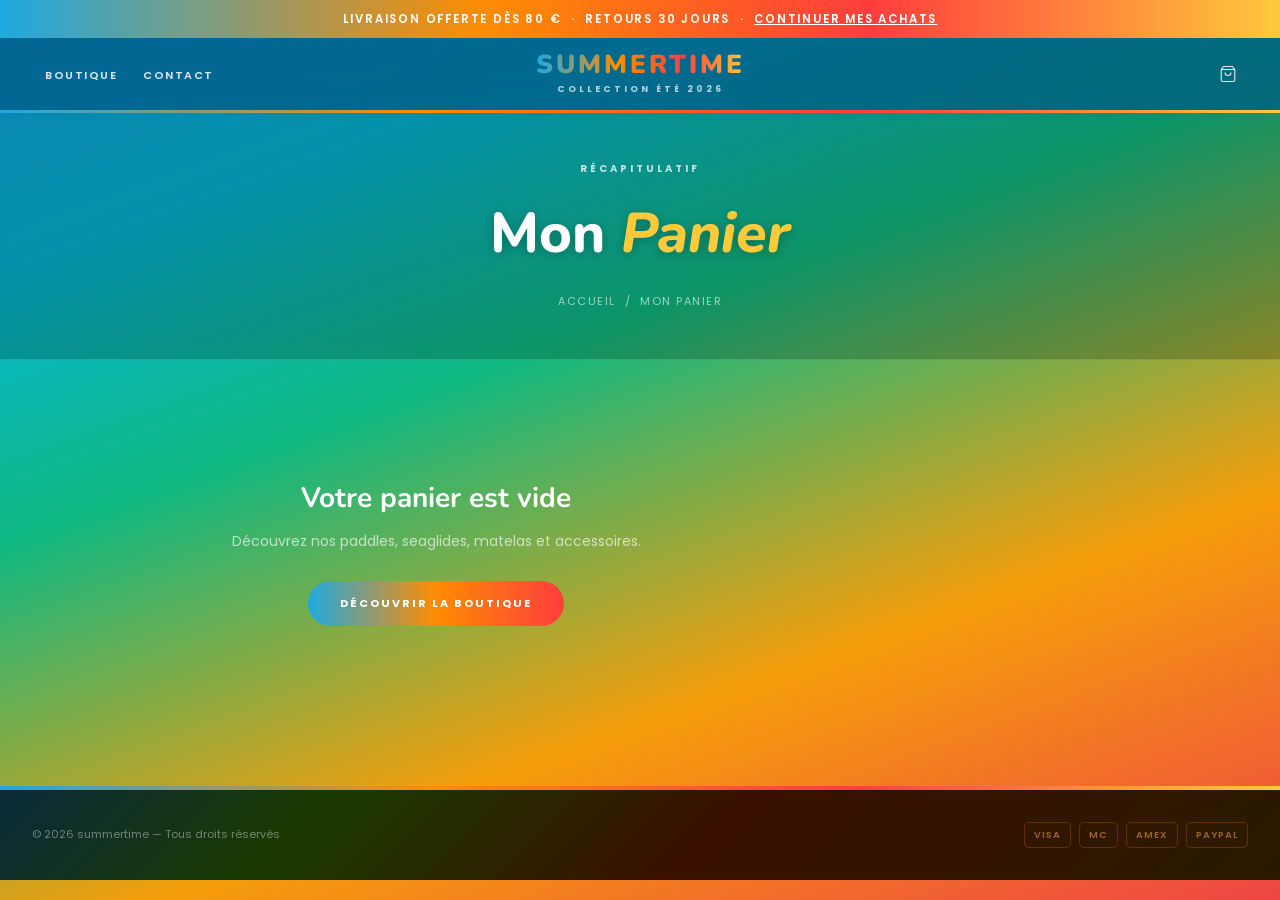
<file: panier.html>
<!DOCTYPE html>
<html lang="fr">
<head>
<meta charset="UTF-8"><meta name="viewport" content="width=device-width,initial-scale=1.0">
<title>Mon Panier — summertime</title>
<link rel="preconnect" href="https://fonts.googleapis.com">
<link href="https://fonts.googleapis.com/css2?family=Nunito:wght@400;600;700;800;900&family=Poppins:wght@300;400;500;600&display=swap" rel="stylesheet">
<style>
*,*::before,*::after{box-sizing:border-box;margin:0;padding:0}
:root{
  --gold:#FF7C00;--gold-lt:#FFB347;--gold-dk:#E05A00;
  --charcoal:#2C1810;--stone:#8B5E3C;--coral:#FF3D3D;--blue:#1FA9E0;--yellow:#FFC93C;
  --radius:10px;--t:.28s cubic-bezier(.4,0,.2,1);--max:1360px;
}
html{scroll-behavior:smooth;font-size:15px}
body{font-family:'Poppins',sans-serif;background:linear-gradient(160deg,#0ea5e9 0%,#06b6d4 20%,#10b981 40%,#f59e0b 70%,#ef4444 100%);background-attachment:fixed;color:#fff;-webkit-font-smoothing:antialiased;line-height:1.6;min-height:100vh}

/* BANDEAU */
.announce{background:linear-gradient(90deg,#1FA9E0 0%,#FF8C00 38%,#FF3D3D 68%,#FFC93C 100%);color:#fff;text-align:center;padding:10px 24px;font-size:11.5px;letter-spacing:1.8px;text-transform:uppercase;font-weight:600}
.announce a{color:#fff;text-decoration:underline}

/* HEADER */
.site-header{position:sticky;top:0;z-index:100;background:rgba(0,80,120,.75);backdrop-filter:blur(16px);border-bottom:3px solid transparent;border-image:linear-gradient(90deg,#1FA9E0,#FF8C00,#FF3D3D,#FFC93C) 1;transition:box-shadow var(--t)}
.site-header.scrolled{box-shadow:0 2px 24px rgba(0,0,0,.25)}
.header-inner{max-width:var(--max);margin:0 auto;display:grid;grid-template-columns:1fr auto 1fr;align-items:center;padding:0 32px;height:72px}
.nav-left,.nav-right{display:flex;align-items:center;gap:2px}
.nav-right{justify-content:flex-end}
.site-nav a{font-size:11px;letter-spacing:1.5px;text-transform:uppercase;color:rgba(255,255,255,.85);text-decoration:none;font-weight:600;padding:7px 13px;border-radius:20px;transition:color var(--t),background var(--t)}
.site-nav a:hover{color:#fff;background:rgba(255,255,255,.15)}
.logo{text-align:center;text-decoration:none;display:block}
.logo-main{font-family:'Nunito',sans-serif;font-size:26px;font-weight:900;letter-spacing:3px;text-transform:uppercase;display:block;line-height:1;background:linear-gradient(90deg,#1FA9E0 0%,#FF8C00 40%,#FF3D3D 70%,#FFC93C 100%);-webkit-background-clip:text;background-clip:text;-webkit-text-fill-color:transparent}
.logo-sub{font-size:9px;letter-spacing:3px;text-transform:uppercase;color:rgba(255,255,255,.7);font-weight:700;display:block;margin-top:4px}
.header-actions{display:flex;align-items:center;gap:2px}
.btn-icon{width:40px;height:40px;border:none;background:none;border-radius:20px;cursor:pointer;display:flex;align-items:center;justify-content:center;color:rgba(255,255,255,.85);position:relative;transition:color var(--t),background var(--t)}
.btn-icon:hover{color:#fff;background:rgba(255,255,255,.15)}
.btn-icon svg{width:18px;height:18px;stroke-width:1.5}
.cart-badge{position:absolute;top:6px;right:6px;width:16px;height:16px;border-radius:50%;background:var(--coral);color:#fff;font-size:9px;font-weight:700;display:flex;align-items:center;justify-content:center;opacity:0;transform:scale(0);transition:all .2s cubic-bezier(.34,1.56,.64,1)}
.cart-badge.visible{opacity:1;transform:scale(1)}
.hamburger{display:none}

/* PAGE HERO */
.page-hero{background:rgba(0,0,0,.2);backdrop-filter:blur(4px);border-bottom:1px solid rgba(255,255,255,.15);padding:48px 32px;text-align:center}
.label{font-size:10px;letter-spacing:3px;text-transform:uppercase;color:rgba(255,255,255,.75);font-weight:700;margin-bottom:12px;display:block}
.page-hero h1{font-family:'Nunito',sans-serif;font-size:clamp(34px,5vw,56px);font-weight:800;color:#fff;text-shadow:0 2px 12px rgba(0,0,0,.25)}
.page-hero h1 em{font-style:italic;color:#FFC93C}
.breadcrumb{margin-top:14px;font-size:11px;letter-spacing:1.5px;text-transform:uppercase;color:rgba(255,255,255,.6)}
.breadcrumb a{color:rgba(255,255,255,.6);text-decoration:none;transition:color var(--t)}
.breadcrumb a:hover{color:#FFC93C}

/* PAGE PANIER */
.cart-page{max-width:var(--max);margin:0 auto;padding:44px 32px 88px;display:grid;grid-template-columns:1fr 360px;gap:48px;align-items:start}

.cart-items-head{display:flex;justify-content:space-between;align-items:center;padding-bottom:18px;border-bottom:2px solid rgba(255,255,255,.15);margin-bottom:24px}
.cart-items-head h2{font-family:'Nunito',sans-serif;font-size:22px;font-weight:700;color:#fff}
.cart-items-head span{font-size:11px;letter-spacing:1.5px;text-transform:uppercase;color:rgba(255,255,255,.65)}

.page-cart-item{display:grid;grid-template-columns:110px 1fr auto;gap:18px;align-items:start;padding:18px;margin-bottom:14px;border-radius:16px;border:1px solid rgba(255,255,255,.15);background:rgba(0,0,0,.2);backdrop-filter:blur(8px);transition:box-shadow var(--t),transform var(--t)}
.page-cart-item:hover{box-shadow:0 6px 24px rgba(0,0,0,.2);transform:translateY(-2px)}
.pci-img{width:110px;height:110px;border-radius:14px;background:rgba(255,255,255,.1);flex-shrink:0;border:2px solid rgba(255,255,255,.2);overflow:hidden;position:relative}
.pci-img img{position:absolute;inset:0;width:100%;height:100%;object-fit:cover;display:block}
.pci-cat{font-size:10px;letter-spacing:2px;text-transform:uppercase;color:#FFB347;font-weight:600;margin-bottom:5px}
.pci-name{font-family:'Nunito',sans-serif;font-size:19px;font-weight:700;margin-bottom:6px;line-height:1.2;color:#fff}
.pci-price{font-size:13px;color:rgba(255,255,255,.65);margin-bottom:14px}
.pci-qty{display:flex;align-items:center;border:1px solid rgba(255,255,255,.2);border-radius:var(--radius);overflow:hidden;width:fit-content}
.pci-qty .qty-btn{width:34px;height:34px;border:none;border-right:1px solid rgba(255,255,255,.15);border-radius:0;background:none;cursor:pointer;font-size:15px;color:rgba(255,255,255,.8);transition:all var(--t);display:flex;align-items:center;justify-content:center}
.pci-qty .qty-btn:last-child{border-right:none;border-left:1px solid rgba(255,255,255,.15)}
.pci-qty .qty-btn:hover{background:rgba(255,255,255,.15);color:#fff}
.pci-qty .qty-val{font-size:13px;font-weight:600;min-width:40px;text-align:center;color:#fff}
.pci-right{text-align:right}
.pci-total{font-size:17px;font-weight:700;margin-bottom:8px;color:#FFC93C}
.pci-remove{background:none;border:none;cursor:pointer;font-size:11px;letter-spacing:1.5px;text-transform:uppercase;color:rgba(255,255,255,.45);font-family:'Poppins',sans-serif;transition:color var(--t)}
.pci-remove:hover{color:#FF3D3D}

.empty-cart{text-align:center;padding:72px 0}
.empty-cart h2{font-family:'Nunito',sans-serif;font-size:28px;font-weight:700;margin-bottom:10px;color:#fff}
.empty-cart p{color:rgba(255,255,255,.65);font-size:14px;margin-bottom:28px}
.btn-shop{display:inline-block;padding:14px 32px;background:linear-gradient(90deg,#1FA9E0 0%,#FF8C00 50%,#FF3D3D 100%);color:#fff;text-decoration:none;font-size:11px;letter-spacing:2px;text-transform:uppercase;font-weight:700;border-radius:30px;transition:all var(--t)}
.btn-shop:hover{transform:translateY(-1px);box-shadow:0 6px 20px rgba(255,124,0,.4)}

/* RÉCAP */
.order-summary{position:sticky;top:88px;background:rgba(0,0,0,.3);backdrop-filter:blur(12px);border:1px solid rgba(255,255,255,.15);border-radius:16px;padding:26px}
.os-title{font-family:'Nunito',sans-serif;font-size:20px;font-weight:700;margin-bottom:16px;color:#fff}
.os-items{display:flex;flex-direction:column;gap:10px;margin-bottom:18px;padding-bottom:18px;border-bottom:1px solid rgba(255,255,255,.12)}
.os-item{display:flex;align-items:center;gap:12px}
.os-item-thumb{width:58px;height:58px;border-radius:10px;background:rgba(255,255,255,.1);flex-shrink:0;border:2px solid rgba(255,255,255,.15);overflow:hidden;position:relative}
.os-item-thumb img{position:absolute;inset:0;width:100%;height:100%;object-fit:cover}
.os-item-qty-badge{position:absolute;top:-5px;right:-5px;background:#FF8C00;color:#fff;font-size:10px;font-weight:700;width:18px;height:18px;border-radius:50%;display:flex;align-items:center;justify-content:center;z-index:1}
.os-item-info{flex:1;min-width:0}
.os-item-name{font-size:13px;font-weight:600;color:#fff;white-space:nowrap;overflow:hidden;text-overflow:ellipsis}
.os-item-sub{font-size:12px;color:rgba(255,255,255,.55)}
.os-line{display:flex;justify-content:space-between;align-items:center;font-size:13px;margin-bottom:10px;color:rgba(255,255,255,.65)}
.os-line strong{color:#fff;font-weight:600}
.os-free{background:rgba(34,197,94,.15);border:1px solid rgba(34,197,94,.3);border-radius:var(--radius);padding:9px 12px;font-size:12px;color:#4ade80;font-weight:600;margin:10px 0;text-align:center}
.os-total{display:flex;justify-content:space-between;align-items:baseline;padding:14px 0;border-top:1px solid rgba(255,255,255,.12);margin-top:6px;margin-bottom:18px}
.os-total span{font-size:11px;letter-spacing:1.5px;text-transform:uppercase;color:rgba(255,255,255,.6)}
.os-total strong{font-family:'Nunito',sans-serif;font-size:28px;font-weight:800;color:#FFC93C}
.os-trust{margin-top:14px;display:flex;flex-direction:column;gap:7px}
.os-trust-item{display:flex;align-items:center;gap:8px;font-size:12px;color:rgba(255,255,255,.6)}
.os-trust-item span{font-size:15px}
.promo-row{display:flex;border:1px solid rgba(255,255,255,.2);border-radius:var(--radius);overflow:hidden;margin-bottom:14px}
.promo-row input{flex:1;padding:11px 14px;background:rgba(255,255,255,.08);border:none;font-size:13px;outline:none;font-family:'Poppins',sans-serif;color:#fff}
.promo-row input::placeholder{color:rgba(255,255,255,.35)}
.promo-row button{padding:11px 14px;background:rgba(255,140,0,.8);border:none;color:#fff;font-size:10px;letter-spacing:1.5px;text-transform:uppercase;font-weight:600;cursor:pointer;font-family:'Poppins',sans-serif;transition:background var(--t);white-space:nowrap}
.promo-row button:hover{background:#FF8C00}
.btn-order{width:100%;padding:15px;background:linear-gradient(90deg,#1FA9E0 0%,#FF8C00 50%,#FF3D3D 100%);color:#fff;border:none;font-size:11px;letter-spacing:2px;text-transform:uppercase;font-weight:700;cursor:pointer;transition:all var(--t);font-family:'Poppins',sans-serif;border-radius:30px;display:block;text-align:center;text-decoration:none}
.btn-order:hover{transform:translateY(-1px);box-shadow:0 6px 20px rgba(255,124,0,.4)}

/* CART DRAWER */
.overlay{position:fixed;inset:0;background:rgba(0,0,0,.55);z-index:199;opacity:0;pointer-events:none;transition:opacity var(--t)}
.overlay.open{opacity:1;pointer-events:all}
.cart-drawer{position:fixed;top:0;right:0;bottom:0;width:440px;max-width:100vw;background:linear-gradient(160deg,#003d5c 0%,#004d40 50%,#2d1200 100%);z-index:200;display:flex;flex-direction:column;transform:translateX(100%);transition:transform .32s cubic-bezier(.4,0,.2,1);border-left:3px solid transparent;border-image:linear-gradient(180deg,#1FA9E0,#FF8C00,#FF3D3D,#FFC93C) 1}
.cart-drawer.open{transform:translateX(0)}
.cart-head{padding:26px 28px 18px;border-bottom:3px solid transparent;border-image:linear-gradient(90deg,#1FA9E0,#FF8C00,#FF3D3D,#FFC93C) 1;display:flex;justify-content:space-between;align-items:center;background:rgba(0,0,0,.2)}
.cart-head h3{font-family:'Nunito',sans-serif;font-size:22px;font-weight:800;color:#fff}
.cart-close{width:34px;height:34px;border:2px solid rgba(255,255,255,.25);background:none;cursor:pointer;font-size:15px;color:rgba(255,255,255,.7);border-radius:50%;display:flex;align-items:center;justify-content:center;transition:all var(--t)}
.cart-close:hover{border-color:#FF3D3D;color:#FF3D3D}
.cart-body{flex:1;overflow-y:auto;padding:22px 28px}
.cart-empty{display:flex;flex-direction:column;align-items:center;justify-content:center;height:100%;gap:14px;color:rgba(255,255,255,.6);text-align:center}
.cart-empty svg{width:42px;height:42px;opacity:.4;stroke-width:1}
.cart-items{display:flex;flex-direction:column;gap:18px}
.cart-item{display:grid;grid-template-columns:78px 1fr auto;gap:12px;align-items:start;padding-bottom:18px;border-bottom:1px solid rgba(255,255,255,.12)}
.cart-item:last-child{border-bottom:none}
.ci-img{width:78px;height:78px;background:rgba(255,255,255,.1);border-radius:var(--radius);border:2px solid rgba(255,255,255,.2);position:relative;overflow:hidden;flex-shrink:0}
.ci-img img{position:absolute;inset:0;width:100%;height:100%;object-fit:cover}
.ci-name{font-size:13px;font-weight:600;margin-bottom:3px;color:#fff}
.ci-price{font-size:12px;color:#FFB347;font-weight:600;margin-bottom:10px}
.ci-qty{display:flex;align-items:center;gap:9px}
.qty-btn{width:26px;height:26px;border:2px solid rgba(255,255,255,.25);background:none;cursor:pointer;font-size:14px;display:flex;align-items:center;justify-content:center;color:rgba(255,255,255,.7);transition:all var(--t);border-radius:50%}
.qty-btn:hover{border-color:#FF8C00;color:#FF8C00}
.qty-val{font-size:13px;font-weight:700;min-width:18px;text-align:center;color:#fff}
.ci-remove{background:none;border:none;cursor:pointer;color:rgba(255,255,255,.4);font-size:15px;padding:4px;transition:color var(--t)}
.ci-remove:hover{color:#FF3D3D}
.cart-foot{padding:18px 28px 26px;border-top:2px solid rgba(255,255,255,.12);background:rgba(0,0,0,.25)}
.cart-sub{display:flex;justify-content:space-between;align-items:baseline;margin-bottom:8px}
.cart-sub span{font-size:11px;letter-spacing:1px;text-transform:uppercase;color:rgba(255,255,255,.6);font-weight:600}
.cart-sub strong{font-family:'Nunito',sans-serif;font-size:26px;font-weight:800;color:#FFC93C}
.cart-note{font-size:11px;color:rgba(255,255,255,.5);margin-bottom:18px}
.btn-checkout{width:100%;padding:15px;background:linear-gradient(90deg,#1FA9E0 0%,#FF8C00 50%,#FF3D3D 100%);color:#fff;border:none;font-size:11px;letter-spacing:2px;text-transform:uppercase;font-weight:700;cursor:pointer;transition:all var(--t);font-family:'Poppins',sans-serif;border-radius:30px}
.btn-checkout:hover{transform:translateY(-1px);box-shadow:0 6px 20px rgba(255,124,0,.4)}

/* FOOTER */
.site-footer{background:linear-gradient(135deg,#0a2a3a 0%,#1a3a00 25%,#3a1000 55%,#2a1a00 100%);border-top:4px solid transparent;border-image:linear-gradient(90deg,#1FA9E0,#FF8C00,#FF3D3D,#FFC93C) 1;color:#fff;padding:32px}
.footer-bottom{display:flex;justify-content:space-between;align-items:center;flex-wrap:wrap;gap:14px}
.footer-bottom p{font-size:11px;color:rgba(255,255,255,.4)}
.pay-row{display:flex;gap:8px}
.pay-chip{padding:4px 9px;border:1px solid rgba(255,124,0,.25);border-radius:5px;font-size:9.5px;color:rgba(255,179,71,.5);letter-spacing:1px;font-weight:600}

/* TOAST */
.toast{position:fixed;bottom:28px;left:50%;transform:translateX(-50%) translateY(80px);background:linear-gradient(135deg,#E05A00,#E8430A);color:#fff;padding:12px 24px;font-size:12px;z-index:300;display:flex;align-items:center;gap:10px;transition:transform .3s cubic-bezier(.34,1.56,.64,1);white-space:nowrap;box-shadow:0 8px 24px rgba(255,124,0,.35);border-radius:30px;font-weight:600}
.toast.show{transform:translateX(-50%) translateY(0)}
.toast svg{width:15px;height:15px;flex-shrink:0}

/* MOBILE */
@media(max-width:1024px){.cart-page{grid-template-columns:1fr}.order-summary{position:static}}
@media(max-width:768px){
  .header-inner{grid-template-columns:auto 1fr auto;padding:0 16px}
  .nav-left{display:none}
  .hamburger{display:flex}
  .logo-main{font-size:20px;letter-spacing:2px}
  .cart-drawer{width:100vw}
}
@media(max-width:640px){
  .cart-page{padding:20px 12px 72px}
  .page-cart-item{grid-template-columns:80px 1fr;gap:12px}
  .pci-right{display:none}
  .pci-img{width:80px;height:80px}
  .pci-name{font-size:16px}
  .page-hero{padding:32px 16px}
  .cart-items-head{flex-direction:column;align-items:flex-start;gap:6px}
}
</style>
</head>
<body>

<div class="announce">Livraison offerte dès 80 € &nbsp;·&nbsp; Retours 30 jours &nbsp;·&nbsp; <a href="index.html">Continuer mes achats</a></div>

<header class="site-header" id="main-header">
  <div class="header-inner">
    <div class="nav-left"><nav class="site-nav"><a href="index.html">Boutique</a><a href="contact.html">Contact</a></nav></div>
    <a href="index.html" class="logo"><span class="logo-main">summertime</span><span class="logo-sub">Collection Été 2026</span></a>
    <div class="nav-right">
      <div class="header-actions">
        <button class="btn-icon" onclick="openCart()"><svg viewBox="0 0 24 24" fill="none" stroke="currentColor"><path d="M6 2L3 6v14a2 2 0 002 2h14a2 2 0 002-2V6l-3-4z"/><line x1="3" y1="6" x2="21" y2="6"/><path d="M16 10a4 4 0 01-8 0"/></svg><span class="cart-badge" id="cart-badge"></span></button>
        <button class="btn-icon hamburger" onclick="toggleMenu()"><svg viewBox="0 0 24 24" fill="none" stroke="currentColor"><line x1="4" y1="7" x2="20" y2="7"/><line x1="4" y1="12" x2="20" y2="12"/><line x1="4" y1="17" x2="20" y2="17"/></svg></button>
      </div>
    </div>
  </div>
</header>

<div class="page-hero">
  <span class="label">Récapitulatif</span>
  <h1>Mon <em>Panier</em></h1>
  <div class="breadcrumb"><a href="index.html">Accueil</a> &nbsp;/&nbsp; Mon Panier</div>
</div>

<div class="cart-page">
  <div id="cart-items-side"></div>
  <div class="order-summary" id="order-summary" style="display:none">
    <div class="os-title">Résumé</div>
    <div class="os-items" id="os-items"></div>
    <div class="os-line"><span>Sous-total</span><strong id="os-sub">—</strong></div>
    <div class="os-line"><span>Livraison</span><strong id="os-ship">—</strong></div>
    <div class="os-free" id="os-free-msg" style="display:none">✓ Livraison offerte !</div>
    <div class="os-total"><span>Total</span><strong id="os-total">—</strong></div>
    <div class="promo-row"><input type="text" placeholder="Code promo" id="promo-input"><button onclick="applyPromo()">Appliquer</button></div>
    <a class="btn-order" href="paiement.html">Passer commande →</a>
    <div class="os-trust" style="margin-top:18px">
      <div class="os-trust-item"><span>🔒</span> Paiement 100% sécurisé</div>
      <div class="os-trust-item"><span>↩</span> Retours gratuits 30 jours</div>
      <div class="os-trust-item"><span>🌊</span> Service client 7j/7</div>
    </div>
  </div>
</div>

<footer class="site-footer">
  <div class="footer-bottom"><p>© 2026 summertime — Tous droits réservés</p><div class="pay-row"><span class="pay-chip">VISA</span><span class="pay-chip">MC</span><span class="pay-chip">AMEX</span><span class="pay-chip">PAYPAL</span></div></div>
</footer>

<div class="overlay" id="overlay" onclick="closeCart()"></div>
<div class="cart-drawer" id="cart-drawer">
  <div class="cart-head"><h3>Votre Sélection <span id="cart-label" style="font-family:'Poppins';font-size:13px;color:rgba(255,255,255,.6);font-weight:400"></span></h3><button class="cart-close" onclick="closeCart()">✕</button></div>
  <div class="cart-body" id="cart-body"></div>
  <div class="cart-foot" id="cart-foot" style="display:none">
    <div class="cart-sub"><span>Sous-total</span><strong id="cart-total"></strong></div>
    <p class="cart-note">Livraison calculée à l'étape suivante</p>
    <button class="btn-checkout" onclick="window.location='paiement.html'">Finaliser la commande</button>
  </div>
</div>
<div class="toast" id="toast"><svg viewBox="0 0 24 24" fill="none" stroke="currentColor" stroke-width="2.5"><polyline points="20 6 9 17 4 12"/></svg><span id="toast-msg"></span></div>

<script>
const PRODUCTS=[
  {id:1,name:"Paddle Pro Aventure 11'6\"",category:"Paddles",price:449.00,img:"paddle-1.jpg.jpg"},
  {id:2,name:"Scooter Sous-Marin Explorer Pro",category:"Seaglides",price:1290.00,img:"seaglide-1.jpg.jpg"},
  {id:3,name:"Transat Flottant Paradise",category:"Détente",price:39.90,img:"chaise-1.jpg.jpg"},
  {id:4,name:"Mini Ventilateur AirBreeze",category:"Accessoires",price:29.90,img:"airflow-1.jpg.jpg"},
  {id:5,name:"Filet de Beach Volley Aquatique",category:"Jeux d'Eau",price:59.90,img:"Filet de jeux .jpeg"},
  {id:6,name:"Paddle Board Rainbow Summer",category:"Paddles",price:399.00,img:"Paddel colors .jpeg"},
  {id:7,name:"Table Lounge Outdoor Premium",category:"Mobilier",price:189.00,img:"Table exterieur .jpeg"},
  {id:8,name:"Méga Blaster à Eau XXL",category:"Jeux d'Eau",price:24.90,img:"Pistolet à eau .jpeg"},
  {id:9,name:"Table de Poker Casino Deluxe",category:"Jeux & Loisirs",price:299.00,img:"Table de poker .jpeg"},
  {id:10,name:"Table de Poker Ronde Royale",category:"Jeux & Loisirs",price:329.00,img:"Table poker rond .jpeg"},
  {id:11,name:"Scooter Sous-Marin SeaJet",category:"Seaglides",price:990.00,img:"Jet sous marin .jpeg"},
  {id:12,name:"Jet Ski Gonflable Wave Rider",category:"Jeux d'Eau",price:149.00,img:"Jet ski gonflable .jpeg"},
  {id:13,name:"Table de Beer Pong Flottante",category:"Jeux d'Eau",price:44.90,img:"Table de beer pong .jpeg"},
  {id:14,name:"Table de Jeux Flottante Conviviale",category:"Jeux d'Eau",price:54.90,img:"Table de jeux assis .jpeg"},
  {id:15,name:"Chaise Longue Flottante Lagon",category:"Détente",price:49.90,img:"Chaise long piscine .jpeg"},
  {id:16,name:"Paddle Aquapark Flypark XXL",category:"Paddles",price:259.00,img:"Paddel flypark .jpeg"}
];
function fmt(n){return n.toFixed(2).replace('.',',');}
let cart=JSON.parse(localStorage.getItem('__aqz_cart')||'[]');
function saveCart(){localStorage.setItem('__aqz_cart',JSON.stringify(cart));renderCart();renderPageCart();}
function cartCount(){return cart.reduce((s,i)=>s+i.qty,0);}
function cartSubtotal(){return cart.reduce((s,i)=>s+i.price*i.qty,0);}
function getProduct(id){return PRODUCTS.find(x=>x.id===id);}
function cQty(id,d){const i=cart.find(x=>x.id===id);if(!i)return;i.qty+=d;if(i.qty<=0)cart=cart.filter(x=>x.id!==id);saveCart();}
function cRemove(id){cart=cart.filter(x=>x.id!==id);saveCart();}
let toastT;
function showToast(msg){const t=document.getElementById('toast');document.getElementById('toast-msg').textContent=msg;t.classList.add('show');clearTimeout(toastT);toastT=setTimeout(()=>t.classList.remove('show'),2800);}
function openCart(){document.getElementById('cart-drawer').classList.add('open');document.getElementById('overlay').classList.add('open');}
function closeCart(){document.getElementById('cart-drawer').classList.remove('open');document.getElementById('overlay').classList.remove('open');}

function renderCart(){
  const n=cartCount();
  const badge=document.getElementById('cart-badge');
  const lbl=document.getElementById('cart-label');
  const body=document.getElementById('cart-body');
  const foot=document.getElementById('cart-foot');
  if(badge){if(n>0){badge.textContent=n;badge.classList.add('visible');}else badge.classList.remove('visible');}
  if(lbl)lbl.textContent=n>0?`(${n})`:'';
  if(!body)return;
  if(!cart.length){body.innerHTML='<div class="cart-empty"><svg viewBox="0 0 24 24" fill="none" stroke="currentColor"><path d="M6 2L3 6v14a2 2 0 002 2h14a2 2 0 002-2V6l-3-4z"/><line x1="3" y1="6" x2="21" y2="6"/><path d="M16 10a4 4 0 01-8 0"/></svg><p>Votre sélection est vide</p></div>';if(foot)foot.style.display='none';return;}
  if(foot){foot.style.display='block';document.getElementById('cart-total').textContent=fmt(cartSubtotal())+' €';}
  body.innerHTML='<div class="cart-items">'+cart.map(i=>{const p=getProduct(i.id);return`<div class="cart-item"><div class="ci-img">${p&&p.img?`<img src="${p.img}" alt="${i.name}">`:''}</div><div><div class="ci-name">${i.name}</div><div class="ci-price">${fmt(i.price)} €</div><div class="ci-qty"><button class="qty-btn" onclick="cQty(${i.id},-1)">−</button><span class="qty-val">${i.qty}</span><button class="qty-btn" onclick="cQty(${i.id},1)">+</button></div></div><button class="ci-remove" onclick="cRemove(${i.id})">✕</button></div>`;}).join('')+'</div>';
}

function renderPageCart(){
  const side=document.getElementById('cart-items-side');
  const summary=document.getElementById('order-summary');
  if(!cart.length){
    side.innerHTML='<div class="empty-cart"><h2>Votre panier est vide</h2><p>Découvrez nos paddles, seaglides, matelas et accessoires.</p><a href="index.html" class="btn-shop">Découvrir la boutique</a></div>';
    summary.style.display='none';return;
  }
  summary.style.display='block';
  const sub=cartSubtotal();
  const shipping=sub>=80?0:5.90;
  document.getElementById('os-sub').textContent=fmt(sub)+' €';
  document.getElementById('os-ship').textContent=shipping===0?'Offerte':fmt(shipping)+' €';
  document.getElementById('os-free-msg').style.display=sub>=80?'block':'none';
  document.getElementById('os-total').textContent=fmt(sub+shipping)+' €';
  document.getElementById('os-items').innerHTML=cart.map(item=>{
    const p=getProduct(item.id);
    return`<div class="os-item"><div class="os-item-thumb" style="position:relative">${p&&p.img?`<img src="${p.img}" alt="${item.name}">`:''}
    <span class="os-item-qty-badge">${item.qty}</span></div>
    <div class="os-item-info"><div class="os-item-name">${item.name}</div><div class="os-item-sub">${fmt(item.price*item.qty)} €</div></div></div>`;
  }).join('');
  side.innerHTML=`<div class="cart-items-head"><h2>${cart.length} article${cart.length>1?'s':''}</h2><span>${fmt(sub)} €</span></div>`+
  cart.map(item=>{
    const p=getProduct(item.id);
    return`<div class="page-cart-item">
      <div class="pci-img">${p&&p.img?`<img src="${p.img}" alt="${item.name}">`:''}</div>
      <div>
        <div class="pci-cat">${p?p.category:''}</div>
        <div class="pci-name">${item.name}</div>
        <div class="pci-price">${fmt(item.price)} € / unité</div>
        <div class="pci-qty">
          <button class="qty-btn" onclick="cQty(${item.id},-1)">−</button>
          <span class="qty-val">${item.qty}</span>
          <button class="qty-btn" onclick="cQty(${item.id},1)">+</button>
        </div>
      </div>
      <div class="pci-right">
        <div class="pci-total">${fmt(item.price*item.qty)} €</div>
        <button class="pci-remove" onclick="cRemove(${item.id})">Retirer</button>
      </div>
    </div>`;
  }).join('');
}

function applyPromo(){
  const v=document.getElementById('promo-input').value.trim().toUpperCase();
  if(v==='SUMMERTIME20')showToast('Code −20 % appliqué !');
  else if(v)showToast('Code invalide ou expiré');
}

function toggleMenu(){
  const nav=document.querySelector('.nav-left');if(!nav)return;
  if(nav.style.display==='flex'){nav.style.display='';}
  else{nav.style.cssText='display:flex;flex-direction:column;position:absolute;top:72px;left:0;right:0;background:rgba(0,60,100,.95);padding:20px 24px;border-bottom:2px solid rgba(255,140,0,.4);gap:4px;z-index:99;backdrop-filter:blur(16px);';}
}

renderCart();
renderPageCart();
window.addEventListener('scroll',()=>{document.getElementById('main-header').classList.toggle('scrolled',scrollY>60);});
</script>
</body></html>
</file>
